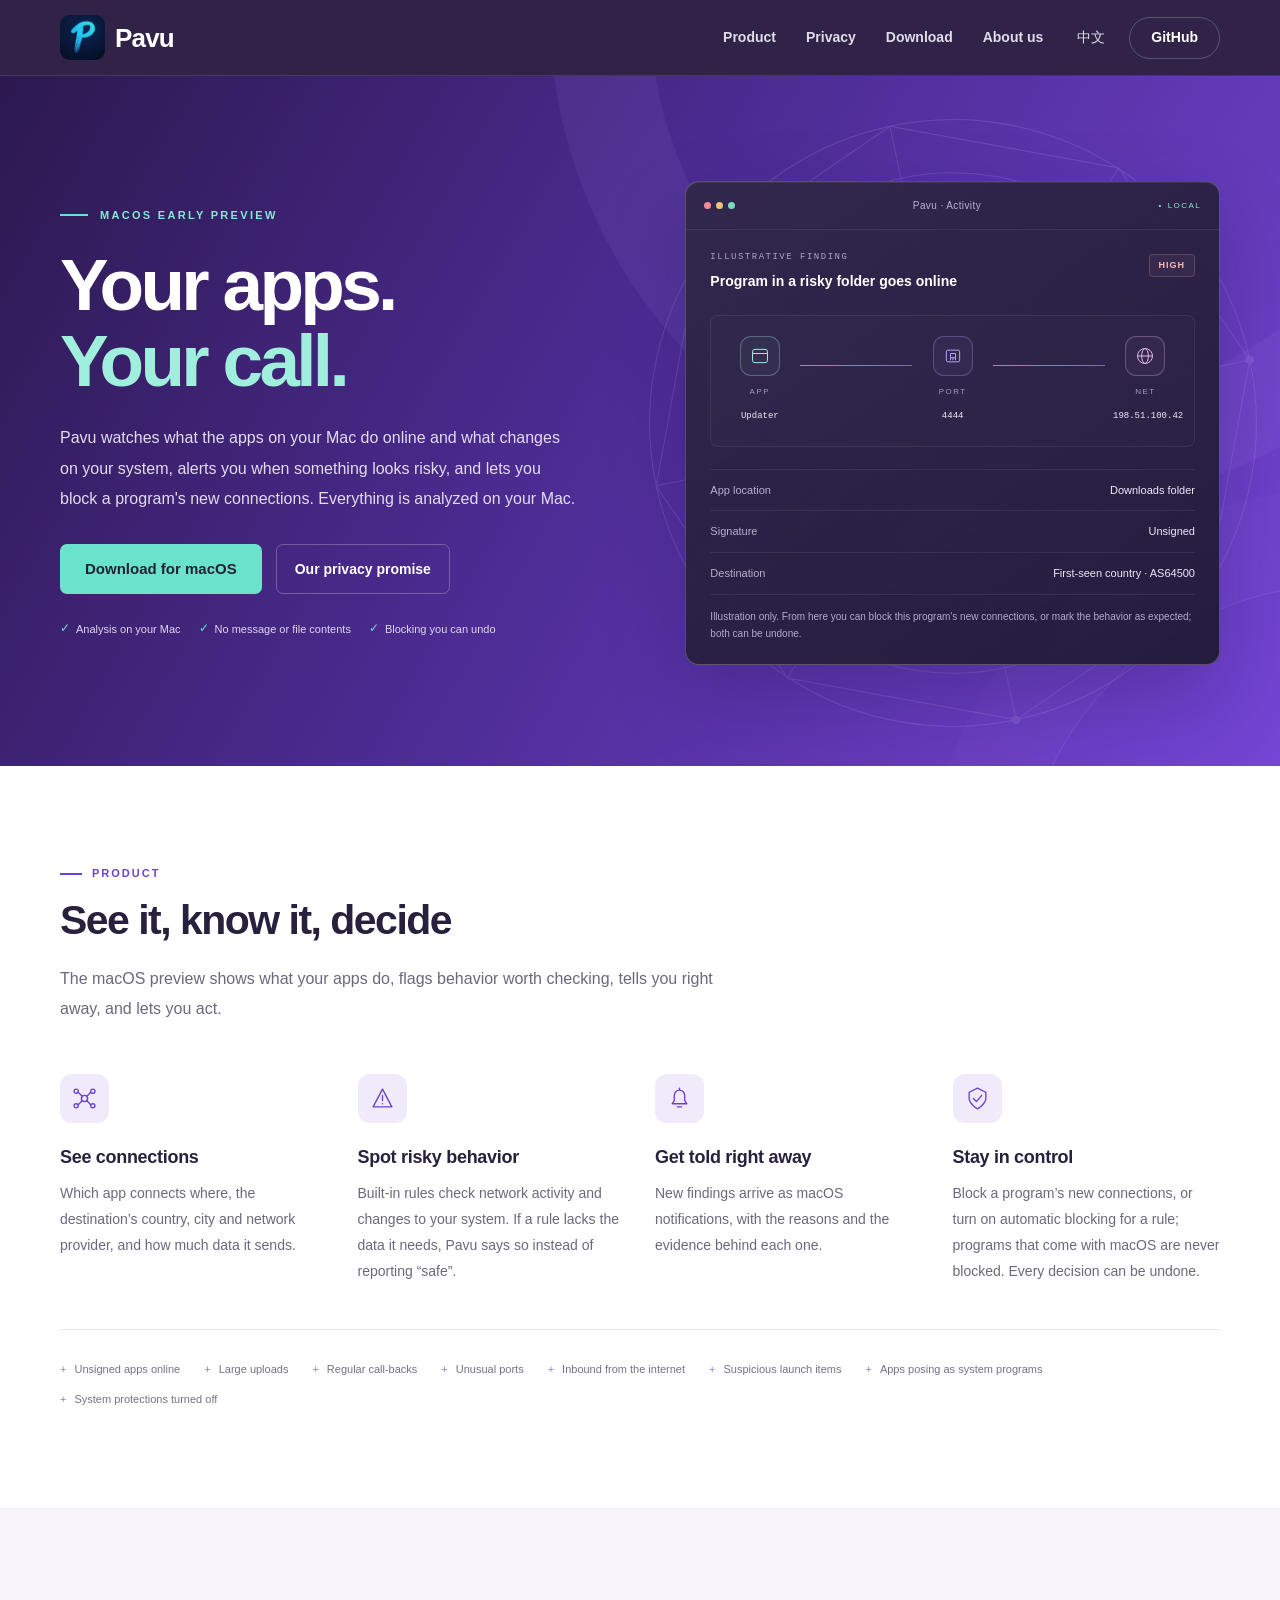
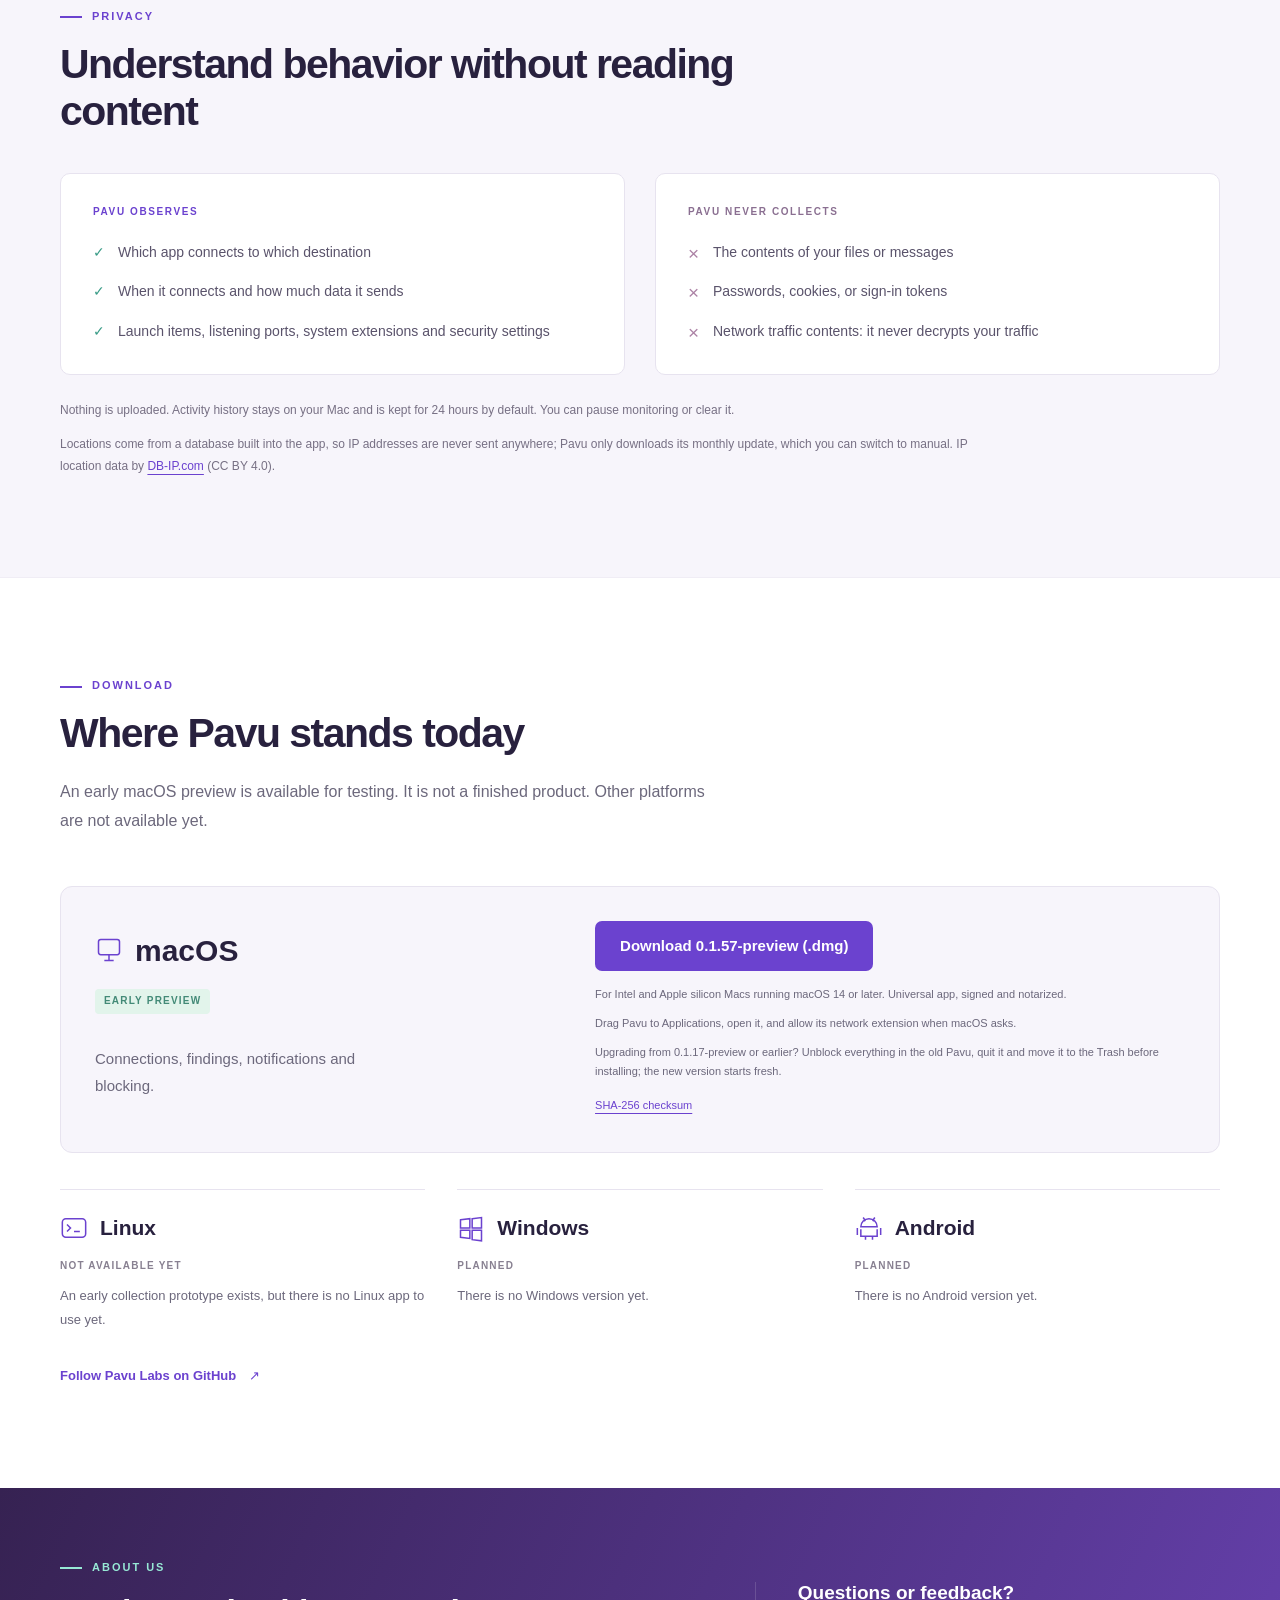
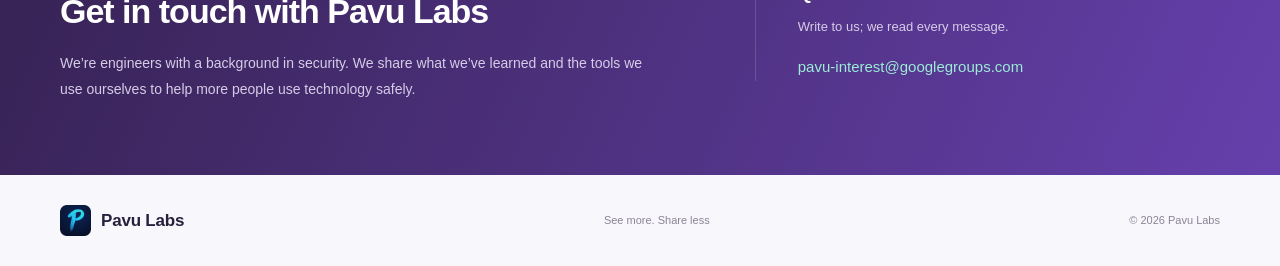
<file: index.html>
<!doctype html>
<html lang="en">
  <head>
    <meta charset="utf-8" />
    <meta name="viewport" content="width=device-width, initial-scale=1" />
    <meta name="theme-color" content="#302347" />
    <meta
      name="description"
      content="Pavu watches what the apps on your Mac do online, alerts you to risky behavior, and lets you block a program's new connections. Analysis stays on your Mac."
    />
    <title>Pavu — Local-first application security</title>
    <link rel="canonical" href="https://pavu.org/" />
    <link rel="describedby" type="text/plain" href="llms.txt" />
    <link rel="alternate" type="text/markdown" href="index.html.md" />
    <meta property="og:url" content="https://pavu.org/" />
    <link rel="icon" type="image/png" href="assets/pavu-brush-favicon.png" />
    <link rel="stylesheet" href="styles.css?v=20261101" />
    <script defer src="app.js?v=20261101.1"></script>
  </head>
  <body>
    <a class="skip-link" href="#main" data-en="Skip to content" data-zh="跳到正文">Skip to content</a>

    <header class="site-header">
      <a class="brand" href="#top" aria-label="Pavu home">
        <img src="assets/pavu-brush-icon.png" alt="" width="40" height="40" />
        <span>Pavu</span>
      </a>
      <nav id="primary-navigation" aria-label="Primary navigation">
        <a href="#product" data-en="Product" data-zh="产品">Product</a>
        <a href="#privacy" data-en="Privacy" data-zh="隐私">Privacy</a>
        <a href="#download" data-en="Download" data-zh="下载">Download</a>
        <a href="#about" data-en="About us" data-zh="关于我们">About us</a>
      </nav>
      <div class="header-actions">
        <button class="menu-button" type="button" aria-label="Open navigation" aria-controls="primary-navigation" aria-expanded="false"><span></span><span></span><span></span></button>
        <button class="language-button" type="button" aria-label="Switch language">中文</button>
        <a class="button button-small" href="https://github.com/pavulabs" rel="noreferrer">GitHub</a>
      </div>
    </header>

    <main id="main">
      <section class="hero" id="top">
        <div class="hero-copy">
          <div class="eyebrow">
            <span class="pulse" aria-hidden="true"></span>
            <span data-en="macOS early preview" data-zh="macOS 早期预览版">macOS early preview</span>
          </div>
          <h1><span data-en="Your apps." data-zh="你的应用，">Your apps.</span><span data-en="Your call." data-zh="你说了算。">Your call.</span></h1>
          <p class="hero-lede" data-en="Pavu watches what the apps on your Mac do online and what changes on your system, alerts you when something looks risky, and lets you block a program's new connections. Everything is analyzed on your Mac." data-zh="Pavu 监测 Mac 上各个应用的联网活动和系统变化，发现风险时提醒你，并可以阻断某个程序的新连接。所有分析都在你的 Mac 本机完成。">
            Pavu watches what the apps on your Mac do online and what changes on your system, alerts you when something looks risky, and lets you block a program's new connections. Everything is analyzed on your Mac.
          </p>
          <div class="hero-actions">
            <a class="button" href="#download" data-en="Download for macOS" data-zh="下载 macOS 版">Download for macOS</a>
            <a class="text-link" href="#privacy" data-en="Our privacy promise" data-zh="我们的隐私承诺">Our privacy promise</a>
          </div>
          <ul class="trust-list" aria-label="Product principles">
            <li data-en="Analysis on your Mac" data-zh="在 Mac 本机分析">Analysis on your Mac</li>
            <li data-en="No message or file contents" data-zh="不读取消息或文件正文">No message or file contents</li>
            <li data-en="Blocking you can undo" data-zh="阻断随时可撤销">Blocking you can undo</li>
          </ul>
        </div>

        <div class="hero-visual">
        <svg class="hero-network" viewBox="0 0 620 620" aria-hidden="true"><g fill="none" stroke="currentColor"><circle cx="310" cy="310" r="285"/><circle cx="310" cy="310" r="235"/><path d="M25 310H595M310 25V595M108 108L512 512M108 512L512 108"/><path d="M310 25 512 108 595 310 512 512 310 595 108 512 25 310 108 108Z"/></g><g fill="currentColor"><circle cx="108" cy="108" r="4"/><circle cx="595" cy="310" r="4"/><circle cx="310" cy="595" r="4"/></g></svg>
        <div class="signal-console" role="group" aria-label="Illustrative Pavu security finding">
          <div class="console-window-bar" aria-hidden="true"><span class="window-dots"><i></i><i></i><i></i></span><span>Pavu · Activity</span><span class="local-badge">LOCAL</span></div>
          <div class="console-topbar">
            <div>
              <span class="console-kicker" data-en="ILLUSTRATIVE FINDING" data-zh="风险发现示意">ILLUSTRATIVE FINDING</span>
              <strong data-en="Program in a risky folder goes online" data-zh="可疑目录中的程序联网">Program in a risky folder goes online</strong>
            </div>
            <span class="severity" data-en="HIGH" data-zh="高">HIGH</span>
          </div>

          <div class="flow-map" aria-hidden="true">
            <div class="flow-node app-node">
              <span class="node-icon"><svg viewBox="0 0 24 24" aria-hidden="true"><rect x="3" y="4" width="18" height="16" rx="3"/><path d="M3 9h18M7 6.5h.01M10 6.5h.01"/></svg></span>
              <div><small data-en="APP" data-zh="应用">APP</small><b>Updater</b></div>
            </div>
            <span class="flow-line"></span>
            <div class="flow-node file-node port-node">
              <span class="node-icon"><svg viewBox="0 0 24 24" aria-hidden="true"><rect x="4" y="5" width="16" height="14" rx="2"/><path d="M9 9h6v5H9zM9 14v3m3-3v3m3-3v3"/></svg></span>
              <div><small data-en="PORT" data-zh="端口">PORT</small><b>4444</b></div>
            </div>
            <span class="flow-line"></span>
            <div class="flow-node net-node">
              <span class="node-icon"><svg viewBox="0 0 24 24" aria-hidden="true"><circle cx="12" cy="12" r="9"/><ellipse cx="12" cy="12" rx="4" ry="9"/><path d="M3 12h18"/></svg></span>
              <div><small data-en="NET" data-zh="网络">NET</small><b>198.51.100.42</b></div>
            </div>
          </div>

          <div class="evidence-list">
            <div><span data-en="App location" data-zh="应用位置">App location</span><b data-en="Downloads folder" data-zh="下载目录">Downloads folder</b></div>
            <div><span data-en="Signature" data-zh="签名">Signature</span><b data-en="Unsigned" data-zh="未签名">Unsigned</b></div>
            <div><span data-en="Destination" data-zh="目的地">Destination</span><b data-en="First-seen country · AS64500" data-zh="首次出现的国家 · AS64500">First-seen country · AS64500</b></div>
          </div>

          <p class="console-note" data-en="Illustration only. From here you can block this program’s new connections, or mark the behavior as expected; both can be undone." data-zh="仅为示意。你可以在这里禁止该程序新建连接，或认可这是预期行为；两者都可以撤销。">Illustration only. From here you can block this program’s new connections, or mark the behavior as expected; both can be undone.</p>
        </div>
        </div>
      </section>

      <section class="section product-section" id="product">
        <div class="section-heading">
          <span class="section-index">01</span>
          <div>
            <p class="section-label" data-en="PRODUCT" data-zh="产品">PRODUCT</p>
            <h2 data-en="See it, know it, decide" data-zh="看得见，知道风险，自己决定">See it, know it, decide</h2>
            <p data-en="The macOS preview shows what your apps do, flags behavior worth checking, tells you right away, and lets you act." data-zh="macOS 预览版让你看清应用在做什么，提示值得核实的行为，第一时间提醒你，并让你直接处理。">
              The macOS preview shows what your apps do, flags behavior worth checking, tells you right away, and lets you act.
            </p>
          </div>
        </div>

        <div class="feature-grid">
          <article>
            <span class="feature-icon"><svg viewBox="0 0 24 24" aria-hidden="true"><circle cx="12" cy="12" r="3"/><circle cx="4" cy="5" r="2"/><circle cx="20" cy="5" r="2"/><circle cx="4" cy="19" r="2"/><circle cx="20" cy="19" r="2"/><path d="m6 6 4 4m4 4 4 4M6 18l4-4m4-4 4-4"/></svg></span>
            <h3 data-en="See connections" data-zh="查看联网活动">See connections</h3>
            <p data-en="Which app connects where, the destination’s country, city and network provider, and how much data it sends." data-zh="哪个应用连到哪里，目的地所在的国家、城市和网络运营商，以及发送了多少数据。">Which app connects where, the destination’s country, city and network provider, and how much data it sends.</p>
          </article>
          <article>
            <span class="feature-icon"><svg viewBox="0 0 24 24" aria-hidden="true"><path d="m12 3 9 17H3L12 3Z"/><path d="M12 9v5m0 3h.01"/></svg></span>
            <h3 data-en="Spot risky behavior" data-zh="发现可疑行为">Spot risky behavior</h3>
            <p data-en="Built-in rules check network activity and changes to your system. If a rule lacks the data it needs, Pavu says so instead of reporting “safe”." data-zh="内置规则检查联网活动和系统变化。规则缺少所需数据时，Pavu 会如实说明，而不是显示“安全”。">Built-in rules check network activity and changes to your system. If a rule lacks the data it needs, Pavu says so instead of reporting “safe”.</p>
          </article>
          <article>
            <span class="feature-icon"><svg viewBox="0 0 24 24" aria-hidden="true"><path d="M5 17h14l-2-3V9a5 5 0 0 0-10 0v5l-2 3Zm5 3h4M12 2v2"/></svg></span>
            <h3 data-en="Get told right away" data-zh="第一时间提醒">Get told right away</h3>
            <p data-en="New findings arrive as macOS notifications, with the reasons and the evidence behind each one." data-zh="新发现以 macOS 通知提醒你，并说明判断依据和证据。">New findings arrive as macOS notifications, with the reasons and the evidence behind each one.</p>
          </article>
          <article>
            <span class="feature-icon"><svg viewBox="0 0 24 24" aria-hidden="true"><path d="m12 2 8 4v6c0 5-8 10-8 10S4 17 4 12V6l8-4Z"/><path d="m8 12 3 3 5-6"/></svg></span>
            <h3 data-en="Stay in control" data-zh="由你决定下一步">Stay in control</h3>
            <p data-en="Block a program’s new connections, or turn on automatic blocking for a rule; programs that come with macOS are never blocked. Every decision can be undone." data-zh="禁止某个程序新建连接，或为某条规则开启自动阻断；macOS 自带的程序不会被阻断。所有决定都可以撤销。">Block a program’s new connections, or turn on automatic blocking for a rule; programs that come with macOS are never blocked. Every decision can be undone.</p>
          </article>
        </div>

        <div class="rule-strip" role="group" aria-label="Example detections">
          <span data-en="Unsigned apps online" data-zh="未签名程序联网">Unsigned apps online</span>
          <span data-en="Large uploads" data-zh="大量上传">Large uploads</span>
          <span data-en="Regular call-backs" data-zh="周期性回连">Regular call-backs</span>
          <span data-en="Unusual ports" data-zh="非常用端口">Unusual ports</span>
          <span data-en="Inbound from the internet" data-zh="公网入站连接">Inbound from the internet</span>
          <span data-en="Suspicious launch items" data-zh="可疑自启动项">Suspicious launch items</span>
          <span data-en="Apps posing as system programs" data-zh="冒充系统程序">Apps posing as system programs</span>
          <span data-en="System protections turned off" data-zh="系统防护被关闭">System protections turned off</span>
        </div>
      </section>

      <section class="privacy-section" id="privacy"><div class="section">
        <div class="section-heading compact">
          <span class="section-index">02</span>
          <div>
            <p class="section-label" data-en="PRIVACY" data-zh="隐私">PRIVACY</p>
            <h2 data-en="Understand behavior without reading content" data-zh="了解行为，不读取内容">Understand behavior without reading content</h2>
          </div>
        </div>

        <div class="boundary-grid">
          <article class="boundary-card collect">
            <p class="boundary-label" data-en="PAVU OBSERVES" data-zh="PAVU 观察">PAVU OBSERVES</p>
            <ul>
              <li data-en="Which app connects to which destination" data-zh="哪个应用连接到哪里">Which app connects to which destination</li>
              <li data-en="When it connects and how much data it sends" data-zh="何时联网、发送了多少数据">When it connects and how much data it sends</li>
              <li data-en="Launch items, listening ports, system extensions and security settings" data-zh="自启动项、监听端口、系统扩展和安全设置">Launch items, listening ports, system extensions and security settings</li>
            </ul>
          </article>
          <article class="boundary-card never">
            <p class="boundary-label" data-en="PAVU NEVER COLLECTS" data-zh="PAVU 不采集">PAVU NEVER COLLECTS</p>
            <ul>
              <li data-en="The contents of your files or messages" data-zh="文件或消息正文">The contents of your files or messages</li>
              <li data-en="Passwords, cookies, or sign-in tokens" data-zh="密码、Cookie 或登录令牌">Passwords, cookies, or sign-in tokens</li>
              <li data-en="Network traffic contents: it never decrypts your traffic" data-zh="网络通信正文：Pavu 不解密你的通信">Network traffic contents: it never decrypts your traffic</li>
            </ul>
          </article>
        </div>
        <p class="retention-note" data-en="Nothing is uploaded. Activity history stays on your Mac and is kept for 24 hours by default. You can pause monitoring or clear it." data-zh="不上传任何数据。活动记录留在你的 Mac 上，默认保留 24 小时。你可以暂停监控或清除记录。">
          Nothing is uploaded. Activity history stays on your Mac and is kept for 24 hours by default. You can pause monitoring or clear it.
        </p>
        <p class="retention-note"><span data-en="Locations come from a database built into the app, so IP addresses are never sent anywhere; Pavu only downloads its monthly update, which you can switch to manual. IP location data by" data-zh="位置信息来自应用内置的数据库，IP 地址不会发往任何地方；Pavu 只会下载它的每月更新，你也可以改为手动更新。IP 位置数据来自">Locations come from a database built into the app, so IP addresses are never sent anywhere; Pavu only downloads its monthly update, which you can switch to manual. IP location data by</span> <a class="text-link" href="https://db-ip.com" rel="noreferrer">DB-IP.com</a> (CC BY 4.0).</p>
      </div></section>

      <section class="section open-source-section" id="download">
        <div class="section-heading compact">
          <span class="section-index">03</span>
          <div>
            <p class="section-label" data-en="DOWNLOAD" data-zh="下载">DOWNLOAD</p>
            <h2 data-en="Where Pavu stands today" data-zh="Pavu 目前进展到哪一步">Where Pavu stands today</h2>
            <p data-en="An early macOS preview is available for testing. It is not a finished product. Other platforms are not available yet." data-zh="macOS 早期预览版已可下载试用，还不是正式产品。其他平台暂不可用。">
              An early macOS preview is available for testing. It is not a finished product. Other platforms are not available yet.
            </p>
          </div>
        </div>

        <div class="platform-grid" role="group" aria-label="Platform status">
          <article>
            <span class="platform-mark"><svg viewBox="0 0 24 24" aria-hidden="true"><rect x="3" y="3" width="18" height="13" rx="2"/><path d="M8 21h8m-4-5v5"/></svg>macOS</span>
            <strong data-en="Early preview" data-zh="早期预览版">Early preview</strong>
            <p data-en="Connections, findings, notifications and blocking." data-zh="联网活动、风险发现、通知和阻断。">Connections, findings, notifications and blocking.</p>
            <div class="platform-download">
              <a class="button button-small" href="downloads/Pavu-0.1.57-preview-universal.dmg" download data-en="Download 0.1.57-preview (.dmg)" data-zh="下载 0.1.57-preview（.dmg）">Download 0.1.57-preview (.dmg)</a>
              <p data-en="For Intel and Apple silicon Macs running macOS 14 or later. Universal app, signed and notarized." data-zh="同时支持 Intel 和 Apple 芯片的 Mac，需运行 macOS 14 或更高版本。通用安装包，已签名并通过 Apple 公证。">For Intel and Apple silicon Macs running macOS 14 or later. Universal app, signed and notarized.</p>
              <p data-en="Drag Pavu to Applications, open it, and allow its network extension when macOS asks." data-zh="将 Pavu 拖到“应用程序”文件夹后打开，并在 macOS 提示时允许它的网络扩展。">Drag Pavu to Applications, open it, and allow its network extension when macOS asks.</p>
              <p data-en="Upgrading from 0.1.17-preview or earlier? Unblock everything in the old Pavu, quit it and move it to the Trash before installing; the new version starts fresh." data-zh="从 0.1.17-preview 或更早版本升级：安装前先在旧版 Pavu 中解除所有阻断，退出后将其移到废纸篓；新版不会沿用旧版的数据和设置。">Upgrading from 0.1.17-preview or earlier? Unblock everything in the old Pavu, quit it and move it to the Trash before installing; the new version starts fresh.</p>
              <a class="text-link" href="downloads/Pavu-0.1.57-preview-universal.dmg.sha256" data-en="SHA-256 checksum" data-zh="SHA-256 校验值">SHA-256 checksum</a>
            </div>
          </article>
          <article>
            <span class="platform-mark"><svg viewBox="0 0 24 24" aria-hidden="true"><rect x="2" y="4" width="20" height="16" rx="3"/><path d="m6 9 3 3-3 3m6 0h5"/></svg>Linux</span>
            <strong data-en="Not available yet" data-zh="暂不可用">Not available yet</strong>
            <p data-en="An early collection prototype exists, but there is no Linux app to use yet." data-zh="已有早期采集原型，但还没有可使用的 Linux 应用。">An early collection prototype exists, but there is no Linux app to use yet.</p>
          </article>
          <article>
            <span class="platform-mark"><svg viewBox="0 0 24 24" aria-hidden="true"><path d="m3 5 8-1v8H3V5Zm10-1 8-1v9h-8V4ZM3 14h8v7l-8-1v-6Zm10 0h8v9l-8-1v-8Z"/></svg>Windows</span>
            <strong data-en="Planned" data-zh="规划中">Planned</strong>
            <p data-en="There is no Windows version yet." data-zh="目前没有 Windows 版本。">There is no Windows version yet.</p>
          </article>
          <article>
            <span class="platform-mark"><svg viewBox="0 0 24 24" aria-hidden="true"><path d="m7 3 2 3m8-3-2 3M5 11a7 7 0 0 1 14 0H5Zm0 2v6h14v-6M9 19v3m6-3v3M2 12v6m20-6v6M9 9h.01M15 9h.01"/></svg>Android</span>
            <strong data-en="Planned" data-zh="规划中">Planned</strong>
            <p data-en="There is no Android version yet." data-zh="目前没有 Android 版本。">There is no Android version yet.</p>
          </article>
        </div>

        <a class="open-source-link" href="https://github.com/pavulabs" rel="noreferrer">
          <span data-en="Follow Pavu Labs on GitHub" data-zh="在 GitHub 关注 Pavu Labs">Follow Pavu Labs on GitHub</span>
          <span aria-hidden="true">↗</span>
        </a>
      </section>

      <section class="about-section" id="about" aria-labelledby="about-heading">
        <div class="section-heading compact">
          <span class="section-index">04</span>
          <div>
            <p class="section-label" data-en="ABOUT US" data-zh="关于我们">ABOUT US</p>
            <h2 id="about-heading" data-en="Get in touch with Pavu Labs" data-zh="联系 Pavu Labs">Get in touch with Pavu Labs</h2>
            <p data-en="We’re engineers with a background in security. We share what we’ve learned and the tools we use ourselves to help more people use technology safely." data-zh="我们是一群有安全背景的工程师。我们分享实践中积累的安全知识，也开放自己日常使用的工具，希望帮助更多人更安全地使用技术。">We’re engineers with a background in security. We share what we’ve learned and the tools we use ourselves to help more people use technology safely.</p>
          </div>
        </div>
        <div class="contact-card">
          <h3 data-en="Questions or feedback?" data-zh="有问题或建议？">Questions or feedback?</h3>
          <p data-en="Write to us; we read every message." data-zh="欢迎来信，每封邮件我们都会看。">Write to us; we read every message.</p>
          <a class="contact-address" href="mailto:pavu-interest@googlegroups.com">pavu-interest@googlegroups.com</a>
        </div>
      </section>
    </main>

    <footer>
      <div class="brand footer-brand">
        <img src="assets/pavu-brush-icon.png" alt="" width="34" height="34" />
        <span>Pavu Labs</span>
      </div>
      <p data-en="See more. Share less" data-zh="看得更多，分享更少">See more. Share less</p>
      <p>© <span id="year"></span> Pavu Labs</p>
    </footer>
  </body>
</html>
</file>
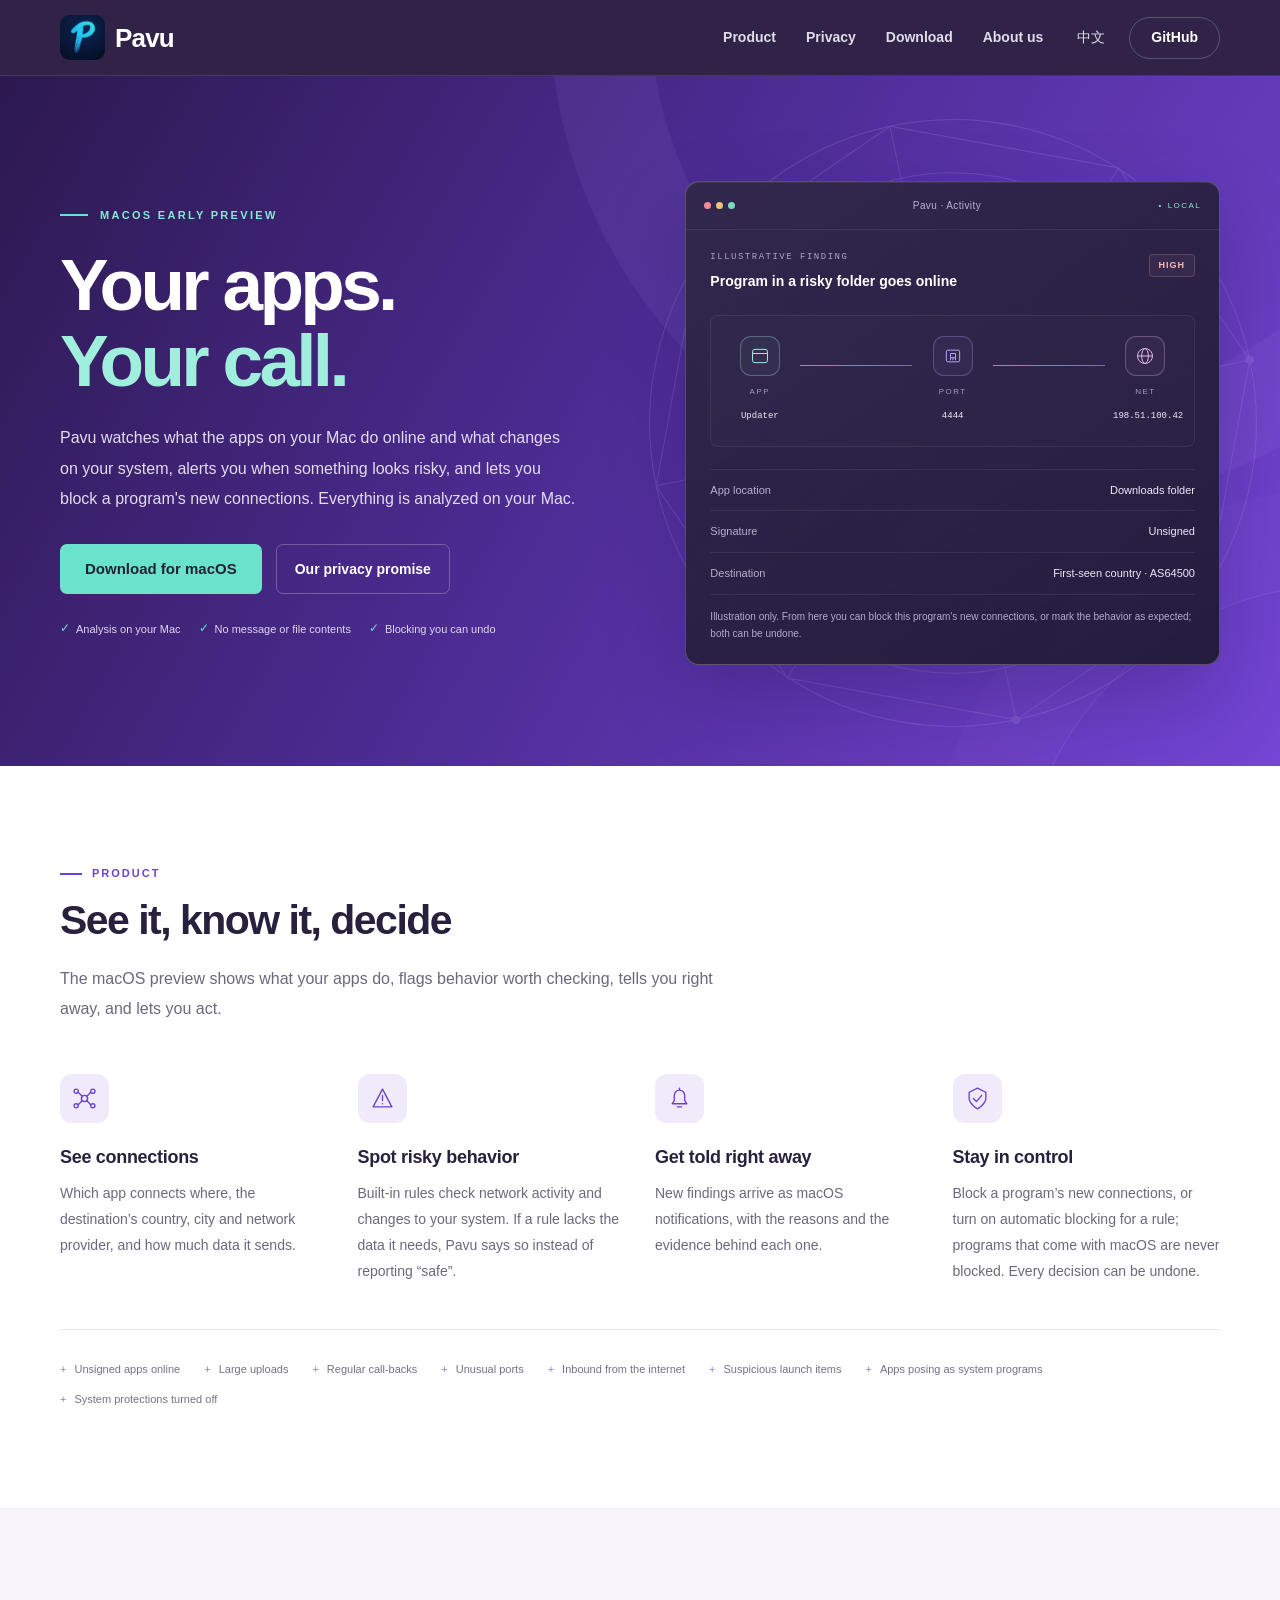
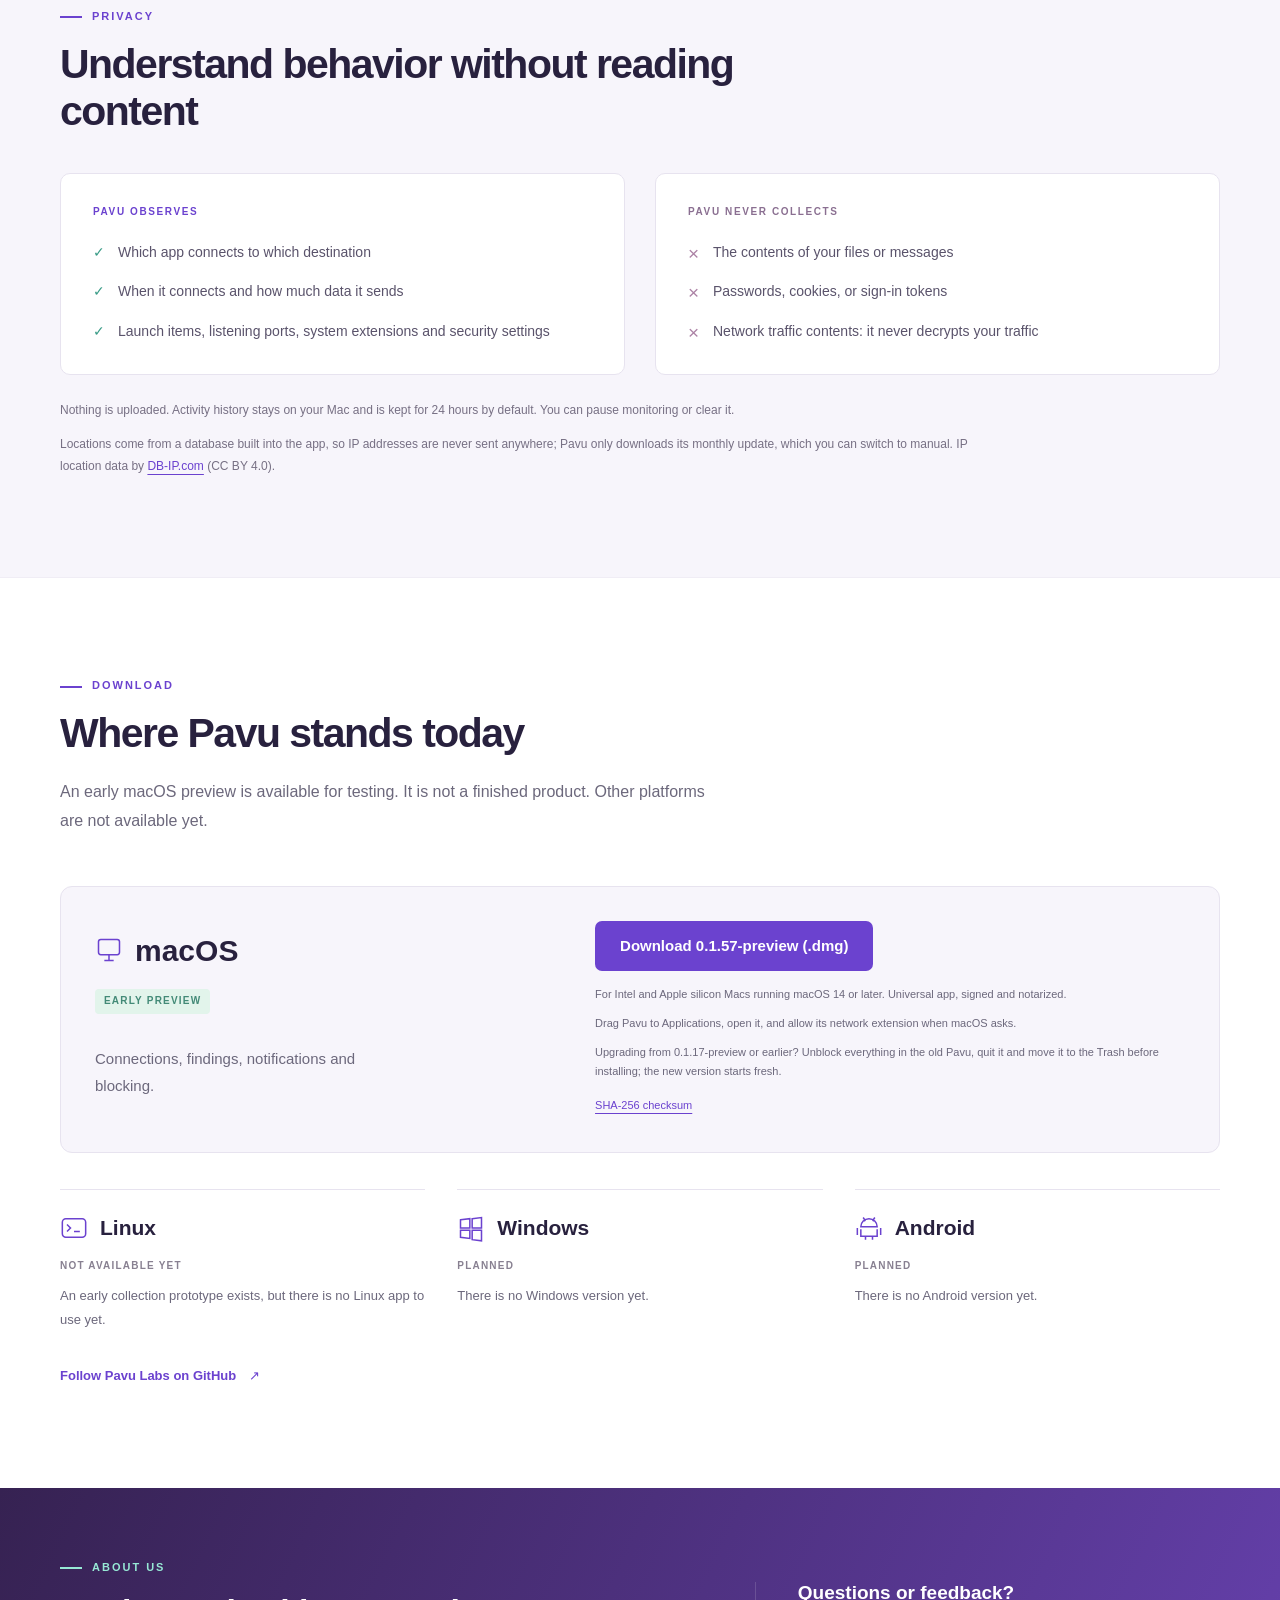
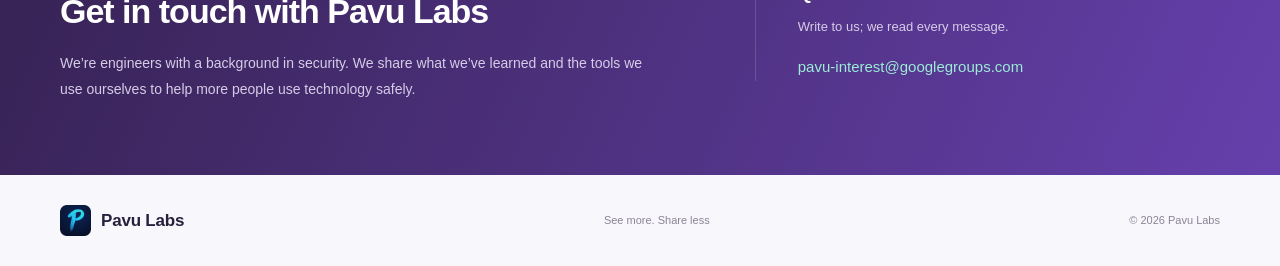
<file: beta/index.html>
<!doctype html>
<html lang="en">
  <head>
    <meta charset="utf-8" />
    <meta name="viewport" content="width=device-width, initial-scale=1" />
    <meta name="theme-color" content="#302347" />
    <meta name="robots" content="noindex" />
    <meta
      name="description"
      content="Pavu watches what the apps on your Mac do online, alerts you to risky behavior, and lets you block a program's new connections. Analysis stays on your Mac."
    />
    <title>Pavu — Local-first application security</title>
    <link rel="canonical" href="https://pavu.org/" />
    <meta property="og:url" content="https://pavu.org/" />
    <link rel="icon" type="image/png" href="../assets/pavu-brush-favicon.png" />
    <link rel="stylesheet" href="styles.css?v=20261101" />
    <script defer src="app.js?v=20261101.1"></script>
  </head>
  <body>
    <a class="skip-link" href="#main" data-en="Skip to content" data-zh="跳到正文">Skip to content</a>

    <header class="site-header">
      <a class="brand" href="#top" aria-label="Pavu home">
        <img src="../assets/pavu-brush-icon.png" alt="" width="40" height="40" />
        <span>Pavu</span>
      </a>
      <nav id="primary-navigation" aria-label="Primary navigation">
        <a href="#product" data-en="Product" data-zh="产品">Product</a>
        <a href="#privacy" data-en="Privacy" data-zh="隐私">Privacy</a>
        <a href="#download" data-en="Download" data-zh="下载">Download</a>
        <a href="#about" data-en="About us" data-zh="关于我们">About us</a>
      </nav>
      <div class="header-actions">
        <button class="menu-button" type="button" aria-label="Open navigation" aria-controls="primary-navigation" aria-expanded="false"><span></span><span></span><span></span></button>
        <button class="language-button" type="button" aria-label="Switch language">中文</button>
        <a class="button button-small" href="https://github.com/pavulabs" rel="noreferrer">GitHub</a>
      </div>
    </header>

    <main id="main">
      <section class="hero" id="top">
        <div class="hero-copy">
          <div class="eyebrow">
            <span class="pulse" aria-hidden="true"></span>
            <span data-en="macOS early preview" data-zh="macOS 早期预览版">macOS early preview</span>
          </div>
          <h1><span data-en="Your apps." data-zh="你的应用，">Your apps.</span><span data-en="Your call." data-zh="你说了算。">Your call.</span></h1>
          <p class="hero-lede" data-en="Pavu watches what the apps on your Mac do online and what changes on your system, alerts you when something looks risky, and lets you block a program's new connections. Everything is analyzed on your Mac." data-zh="Pavu 监测 Mac 上各个应用的联网活动和系统变化，发现风险时提醒你，并可以阻断某个程序的新连接。所有分析都在你的 Mac 本机完成。">
            Pavu watches what the apps on your Mac do online and what changes on your system, alerts you when something looks risky, and lets you block a program's new connections. Everything is analyzed on your Mac.
          </p>
          <div class="hero-actions">
            <a class="button" href="#download" data-en="Download for macOS" data-zh="下载 macOS 版">Download for macOS</a>
            <a class="text-link" href="#privacy" data-en="Our privacy promise" data-zh="我们的隐私承诺">Our privacy promise</a>
          </div>
          <ul class="trust-list" aria-label="Product principles">
            <li data-en="Analysis on your Mac" data-zh="在 Mac 本机分析">Analysis on your Mac</li>
            <li data-en="No message or file contents" data-zh="不读取消息或文件正文">No message or file contents</li>
            <li data-en="Blocking you can undo" data-zh="阻断随时可撤销">Blocking you can undo</li>
          </ul>
        </div>

        <div class="hero-visual">
        <svg class="hero-network" viewBox="0 0 620 620" aria-hidden="true"><g fill="none" stroke="currentColor"><circle cx="310" cy="310" r="285"/><circle cx="310" cy="310" r="235"/><path d="M25 310H595M310 25V595M108 108L512 512M108 512L512 108"/><path d="M310 25 512 108 595 310 512 512 310 595 108 512 25 310 108 108Z"/></g><g fill="currentColor"><circle cx="108" cy="108" r="4"/><circle cx="595" cy="310" r="4"/><circle cx="310" cy="595" r="4"/></g></svg>
        <div class="signal-console" role="group" aria-label="Illustrative Pavu security finding">
          <div class="console-window-bar" aria-hidden="true"><span class="window-dots"><i></i><i></i><i></i></span><span>Pavu · Activity</span><span class="local-badge">LOCAL</span></div>
          <div class="console-topbar">
            <div>
              <span class="console-kicker" data-en="ILLUSTRATIVE FINDING" data-zh="风险发现示意">ILLUSTRATIVE FINDING</span>
              <strong data-en="Program in a risky folder goes online" data-zh="可疑目录中的程序联网">Program in a risky folder goes online</strong>
            </div>
            <span class="severity" data-en="HIGH" data-zh="高">HIGH</span>
          </div>

          <div class="flow-map" aria-hidden="true">
            <div class="flow-node app-node">
              <span class="node-icon"><svg viewBox="0 0 24 24" aria-hidden="true"><rect x="3" y="4" width="18" height="16" rx="3"/><path d="M3 9h18M7 6.5h.01M10 6.5h.01"/></svg></span>
              <div><small data-en="APP" data-zh="应用">APP</small><b>Updater</b></div>
            </div>
            <span class="flow-line"></span>
            <div class="flow-node file-node port-node">
              <span class="node-icon"><svg viewBox="0 0 24 24" aria-hidden="true"><rect x="4" y="5" width="16" height="14" rx="2"/><path d="M9 9h6v5H9zM9 14v3m3-3v3m3-3v3"/></svg></span>
              <div><small data-en="PORT" data-zh="端口">PORT</small><b>4444</b></div>
            </div>
            <span class="flow-line"></span>
            <div class="flow-node net-node">
              <span class="node-icon"><svg viewBox="0 0 24 24" aria-hidden="true"><circle cx="12" cy="12" r="9"/><ellipse cx="12" cy="12" rx="4" ry="9"/><path d="M3 12h18"/></svg></span>
              <div><small data-en="NET" data-zh="网络">NET</small><b>198.51.100.42</b></div>
            </div>
          </div>

          <div class="evidence-list">
            <div><span data-en="App location" data-zh="应用位置">App location</span><b data-en="Downloads folder" data-zh="下载目录">Downloads folder</b></div>
            <div><span data-en="Signature" data-zh="签名">Signature</span><b data-en="Unsigned" data-zh="未签名">Unsigned</b></div>
            <div><span data-en="Destination" data-zh="目的地">Destination</span><b data-en="First-seen country · AS64500" data-zh="首次出现的国家 · AS64500">First-seen country · AS64500</b></div>
          </div>

          <p class="console-note" data-en="Illustration only. From here you can block this program’s new connections, or mark the behavior as expected; both can be undone." data-zh="仅为示意。你可以在这里禁止该程序新建连接，或认可这是预期行为；两者都可以撤销。">Illustration only. From here you can block this program’s new connections, or mark the behavior as expected; both can be undone.</p>
        </div>
        </div>
      </section>

      <section class="section product-section" id="product">
        <div class="section-heading">
          <span class="section-index">01</span>
          <div>
            <p class="section-label" data-en="PRODUCT" data-zh="产品">PRODUCT</p>
            <h2 data-en="See it, know it, decide" data-zh="看得见，知道风险，自己决定">See it, know it, decide</h2>
            <p data-en="The macOS preview shows what your apps do, flags behavior worth checking, tells you right away, and lets you act." data-zh="macOS 预览版让你看清应用在做什么，提示值得核实的行为，第一时间提醒你，并让你直接处理。">
              The macOS preview shows what your apps do, flags behavior worth checking, tells you right away, and lets you act.
            </p>
          </div>
        </div>

        <div class="feature-grid">
          <article>
            <span class="feature-icon"><svg viewBox="0 0 24 24" aria-hidden="true"><circle cx="12" cy="12" r="3"/><circle cx="4" cy="5" r="2"/><circle cx="20" cy="5" r="2"/><circle cx="4" cy="19" r="2"/><circle cx="20" cy="19" r="2"/><path d="m6 6 4 4m4 4 4 4M6 18l4-4m4-4 4-4"/></svg></span>
            <h3 data-en="See connections" data-zh="查看联网活动">See connections</h3>
            <p data-en="Which app connects where, the destination’s country, city and network provider, and how much data it sends." data-zh="哪个应用连到哪里，目的地所在的国家、城市和网络运营商，以及发送了多少数据。">Which app connects where, the destination’s country, city and network provider, and how much data it sends.</p>
          </article>
          <article>
            <span class="feature-icon"><svg viewBox="0 0 24 24" aria-hidden="true"><path d="m12 3 9 17H3L12 3Z"/><path d="M12 9v5m0 3h.01"/></svg></span>
            <h3 data-en="Spot risky behavior" data-zh="发现可疑行为">Spot risky behavior</h3>
            <p data-en="Built-in rules check network activity and changes to your system. If a rule lacks the data it needs, Pavu says so instead of reporting “safe”." data-zh="内置规则检查联网活动和系统变化。规则缺少所需数据时，Pavu 会如实说明，而不是显示“安全”。">Built-in rules check network activity and changes to your system. If a rule lacks the data it needs, Pavu says so instead of reporting “safe”.</p>
          </article>
          <article>
            <span class="feature-icon"><svg viewBox="0 0 24 24" aria-hidden="true"><path d="M5 17h14l-2-3V9a5 5 0 0 0-10 0v5l-2 3Zm5 3h4M12 2v2"/></svg></span>
            <h3 data-en="Get told right away" data-zh="第一时间提醒">Get told right away</h3>
            <p data-en="New findings arrive as macOS notifications, with the reasons and the evidence behind each one." data-zh="新发现以 macOS 通知提醒你，并说明判断依据和证据。">New findings arrive as macOS notifications, with the reasons and the evidence behind each one.</p>
          </article>
          <article>
            <span class="feature-icon"><svg viewBox="0 0 24 24" aria-hidden="true"><path d="m12 2 8 4v6c0 5-8 10-8 10S4 17 4 12V6l8-4Z"/><path d="m8 12 3 3 5-6"/></svg></span>
            <h3 data-en="Stay in control" data-zh="由你决定下一步">Stay in control</h3>
            <p data-en="Block a program’s new connections, or turn on automatic blocking for a rule; programs that come with macOS are never blocked. Every decision can be undone." data-zh="禁止某个程序新建连接，或为某条规则开启自动阻断；macOS 自带的程序不会被阻断。所有决定都可以撤销。">Block a program’s new connections, or turn on automatic blocking for a rule; programs that come with macOS are never blocked. Every decision can be undone.</p>
          </article>
        </div>

        <div class="rule-strip" role="group" aria-label="Example detections">
          <span data-en="Unsigned apps online" data-zh="未签名程序联网">Unsigned apps online</span>
          <span data-en="Large uploads" data-zh="大量上传">Large uploads</span>
          <span data-en="Regular call-backs" data-zh="周期性回连">Regular call-backs</span>
          <span data-en="Unusual ports" data-zh="非常用端口">Unusual ports</span>
          <span data-en="Inbound from the internet" data-zh="公网入站连接">Inbound from the internet</span>
          <span data-en="Suspicious launch items" data-zh="可疑自启动项">Suspicious launch items</span>
          <span data-en="Apps posing as system programs" data-zh="冒充系统程序">Apps posing as system programs</span>
          <span data-en="System protections turned off" data-zh="系统防护被关闭">System protections turned off</span>
        </div>
      </section>

      <section class="privacy-section" id="privacy"><div class="section">
        <div class="section-heading compact">
          <span class="section-index">02</span>
          <div>
            <p class="section-label" data-en="PRIVACY" data-zh="隐私">PRIVACY</p>
            <h2 data-en="Understand behavior without reading content" data-zh="了解行为，不读取内容">Understand behavior without reading content</h2>
          </div>
        </div>

        <div class="boundary-grid">
          <article class="boundary-card collect">
            <p class="boundary-label" data-en="PAVU OBSERVES" data-zh="PAVU 观察">PAVU OBSERVES</p>
            <ul>
              <li data-en="Which app connects to which destination" data-zh="哪个应用连接到哪里">Which app connects to which destination</li>
              <li data-en="When it connects and how much data it sends" data-zh="何时联网、发送了多少数据">When it connects and how much data it sends</li>
              <li data-en="Launch items, listening ports, system extensions and security settings" data-zh="自启动项、监听端口、系统扩展和安全设置">Launch items, listening ports, system extensions and security settings</li>
            </ul>
          </article>
          <article class="boundary-card never">
            <p class="boundary-label" data-en="PAVU NEVER COLLECTS" data-zh="PAVU 不采集">PAVU NEVER COLLECTS</p>
            <ul>
              <li data-en="The contents of your files or messages" data-zh="文件或消息正文">The contents of your files or messages</li>
              <li data-en="Passwords, cookies, or sign-in tokens" data-zh="密码、Cookie 或登录令牌">Passwords, cookies, or sign-in tokens</li>
              <li data-en="Network traffic contents: it never decrypts your traffic" data-zh="网络通信正文：Pavu 不解密你的通信">Network traffic contents: it never decrypts your traffic</li>
            </ul>
          </article>
        </div>
        <p class="retention-note" data-en="Nothing is uploaded. Activity history stays on your Mac and is kept for 24 hours by default. You can pause monitoring or clear it." data-zh="不上传任何数据。活动记录留在你的 Mac 上，默认保留 24 小时。你可以暂停监控或清除记录。">
          Nothing is uploaded. Activity history stays on your Mac and is kept for 24 hours by default. You can pause monitoring or clear it.
        </p>
        <p class="retention-note"><span data-en="Locations come from a database built into the app, so IP addresses are never sent anywhere; Pavu only downloads its monthly update, which you can switch to manual. IP location data by" data-zh="位置信息来自应用内置的数据库，IP 地址不会发往任何地方；Pavu 只会下载它的每月更新，你也可以改为手动更新。IP 位置数据来自">Locations come from a database built into the app, so IP addresses are never sent anywhere; Pavu only downloads its monthly update, which you can switch to manual. IP location data by</span> <a class="text-link" href="https://db-ip.com" rel="noreferrer">DB-IP.com</a> (CC BY 4.0).</p>
      </div></section>

      <section class="section open-source-section" id="download">
        <div class="section-heading compact">
          <span class="section-index">03</span>
          <div>
            <p class="section-label" data-en="DOWNLOAD" data-zh="下载">DOWNLOAD</p>
            <h2 data-en="Where Pavu stands today" data-zh="Pavu 目前进展到哪一步">Where Pavu stands today</h2>
            <p data-en="An early macOS preview is available for testing. It is not a finished product. Other platforms are not available yet." data-zh="macOS 早期预览版已可下载试用，还不是正式产品。其他平台暂不可用。">
              An early macOS preview is available for testing. It is not a finished product. Other platforms are not available yet.
            </p>
          </div>
        </div>

        <div class="platform-grid" role="group" aria-label="Platform status">
          <article>
            <span class="platform-mark"><svg viewBox="0 0 24 24" aria-hidden="true"><rect x="3" y="3" width="18" height="13" rx="2"/><path d="M8 21h8m-4-5v5"/></svg>macOS</span>
            <strong data-en="Early preview" data-zh="早期预览版">Early preview</strong>
            <p data-en="Connections, findings, notifications and blocking." data-zh="联网活动、风险发现、通知和阻断。">Connections, findings, notifications and blocking.</p>
            <div class="platform-download">
              <a class="button button-small" href="../downloads/Pavu-0.1.57-preview-universal.dmg" download data-en="Download 0.1.57-preview (.dmg)" data-zh="下载 0.1.57-preview（.dmg）">Download 0.1.57-preview (.dmg)</a>
              <p data-en="For Intel and Apple silicon Macs running macOS 14 or later. Universal app, signed and notarized." data-zh="同时支持 Intel 和 Apple 芯片的 Mac，需运行 macOS 14 或更高版本。通用安装包，已签名并通过 Apple 公证。">For Intel and Apple silicon Macs running macOS 14 or later. Universal app, signed and notarized.</p>
              <p data-en="Drag Pavu to Applications, open it, and allow its network extension when macOS asks." data-zh="将 Pavu 拖到“应用程序”文件夹后打开，并在 macOS 提示时允许它的网络扩展。">Drag Pavu to Applications, open it, and allow its network extension when macOS asks.</p>
              <p data-en="Upgrading from 0.1.17-preview or earlier? Unblock everything in the old Pavu, quit it and move it to the Trash before installing; the new version starts fresh." data-zh="从 0.1.17-preview 或更早版本升级：安装前先在旧版 Pavu 中解除所有阻断，退出后将其移到废纸篓；新版不会沿用旧版的数据和设置。">Upgrading from 0.1.17-preview or earlier? Unblock everything in the old Pavu, quit it and move it to the Trash before installing; the new version starts fresh.</p>
              <a class="text-link" href="../downloads/Pavu-0.1.57-preview-universal.dmg.sha256" data-en="SHA-256 checksum" data-zh="SHA-256 校验值">SHA-256 checksum</a>
            </div>
          </article>
          <article>
            <span class="platform-mark"><svg viewBox="0 0 24 24" aria-hidden="true"><rect x="2" y="4" width="20" height="16" rx="3"/><path d="m6 9 3 3-3 3m6 0h5"/></svg>Linux</span>
            <strong data-en="Not available yet" data-zh="暂不可用">Not available yet</strong>
            <p data-en="An early collection prototype exists, but there is no Linux app to use yet." data-zh="已有早期采集原型，但还没有可使用的 Linux 应用。">An early collection prototype exists, but there is no Linux app to use yet.</p>
          </article>
          <article>
            <span class="platform-mark"><svg viewBox="0 0 24 24" aria-hidden="true"><path d="m3 5 8-1v8H3V5Zm10-1 8-1v9h-8V4ZM3 14h8v7l-8-1v-6Zm10 0h8v9l-8-1v-8Z"/></svg>Windows</span>
            <strong data-en="Planned" data-zh="规划中">Planned</strong>
            <p data-en="There is no Windows version yet." data-zh="目前没有 Windows 版本。">There is no Windows version yet.</p>
          </article>
          <article>
            <span class="platform-mark"><svg viewBox="0 0 24 24" aria-hidden="true"><path d="m7 3 2 3m8-3-2 3M5 11a7 7 0 0 1 14 0H5Zm0 2v6h14v-6M9 19v3m6-3v3M2 12v6m20-6v6M9 9h.01M15 9h.01"/></svg>Android</span>
            <strong data-en="Planned" data-zh="规划中">Planned</strong>
            <p data-en="There is no Android version yet." data-zh="目前没有 Android 版本。">There is no Android version yet.</p>
          </article>
        </div>

        <a class="open-source-link" href="https://github.com/pavulabs" rel="noreferrer">
          <span data-en="Follow Pavu Labs on GitHub" data-zh="在 GitHub 关注 Pavu Labs">Follow Pavu Labs on GitHub</span>
          <span aria-hidden="true">↗</span>
        </a>
      </section>

      <section class="about-section" id="about" aria-labelledby="about-heading">
        <div class="section-heading compact">
          <span class="section-index">04</span>
          <div>
            <p class="section-label" data-en="ABOUT US" data-zh="关于我们">ABOUT US</p>
            <h2 id="about-heading" data-en="Get in touch with Pavu Labs" data-zh="联系 Pavu Labs">Get in touch with Pavu Labs</h2>
            <p data-en="We’re engineers with a background in security. We share what we’ve learned and the tools we use ourselves to help more people use technology safely." data-zh="我们是一群有安全背景的工程师。我们分享实践中积累的安全知识，也开放自己日常使用的工具，希望帮助更多人更安全地使用技术。">We’re engineers with a background in security. We share what we’ve learned and the tools we use ourselves to help more people use technology safely.</p>
          </div>
        </div>
        <div class="contact-card">
          <h3 data-en="Questions or feedback?" data-zh="有问题或建议？">Questions or feedback?</h3>
          <p data-en="Write to us; we read every message." data-zh="欢迎来信，每封邮件我们都会看。">Write to us; we read every message.</p>
          <a class="contact-address" href="mailto:pavu-interest@googlegroups.com">pavu-interest@googlegroups.com</a>
        </div>
      </section>
    </main>

    <footer>
      <div class="brand footer-brand">
        <img src="../assets/pavu-brush-icon.png" alt="" width="34" height="34" />
        <span>Pavu Labs</span>
      </div>
      <p data-en="See more. Share less" data-zh="看得更多，分享更少">See more. Share less</p>
      <p>© <span id="year"></span> Pavu Labs</p>
    </footer>
  </body>
</html>
</file>
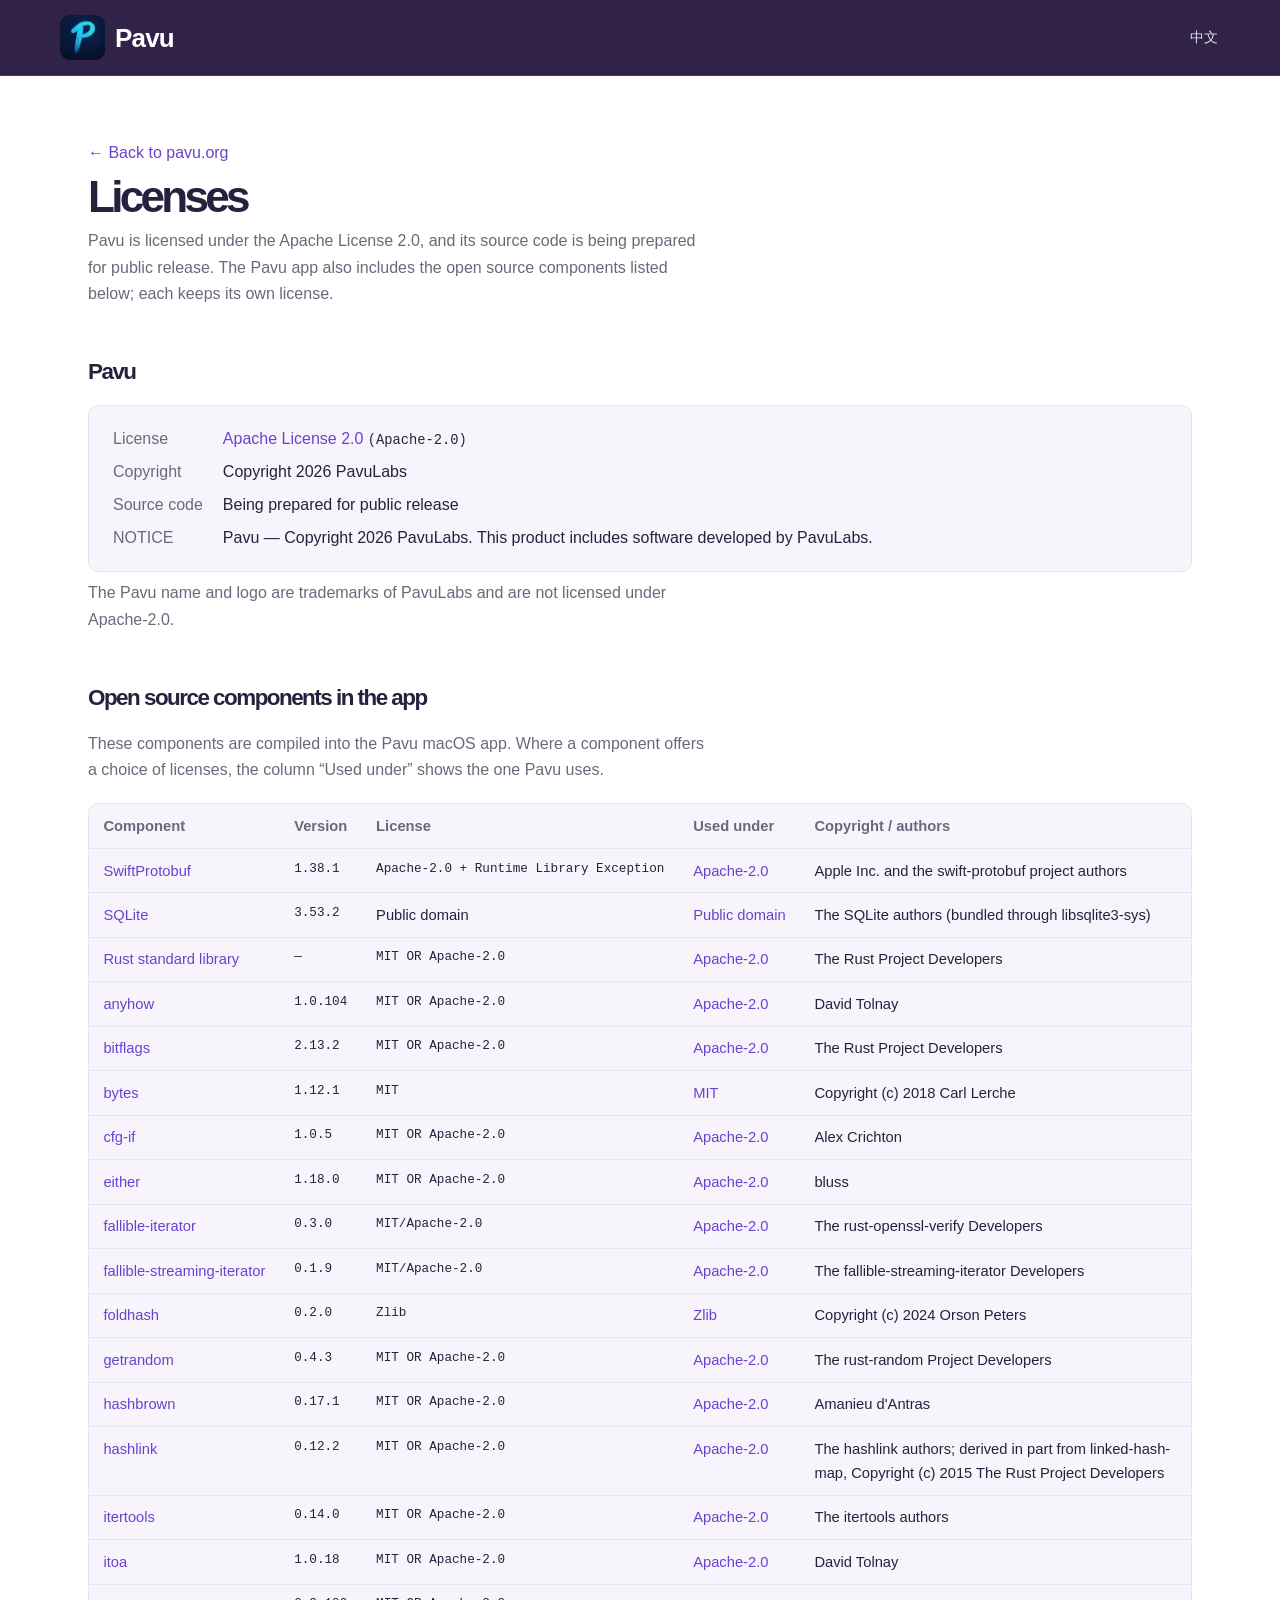
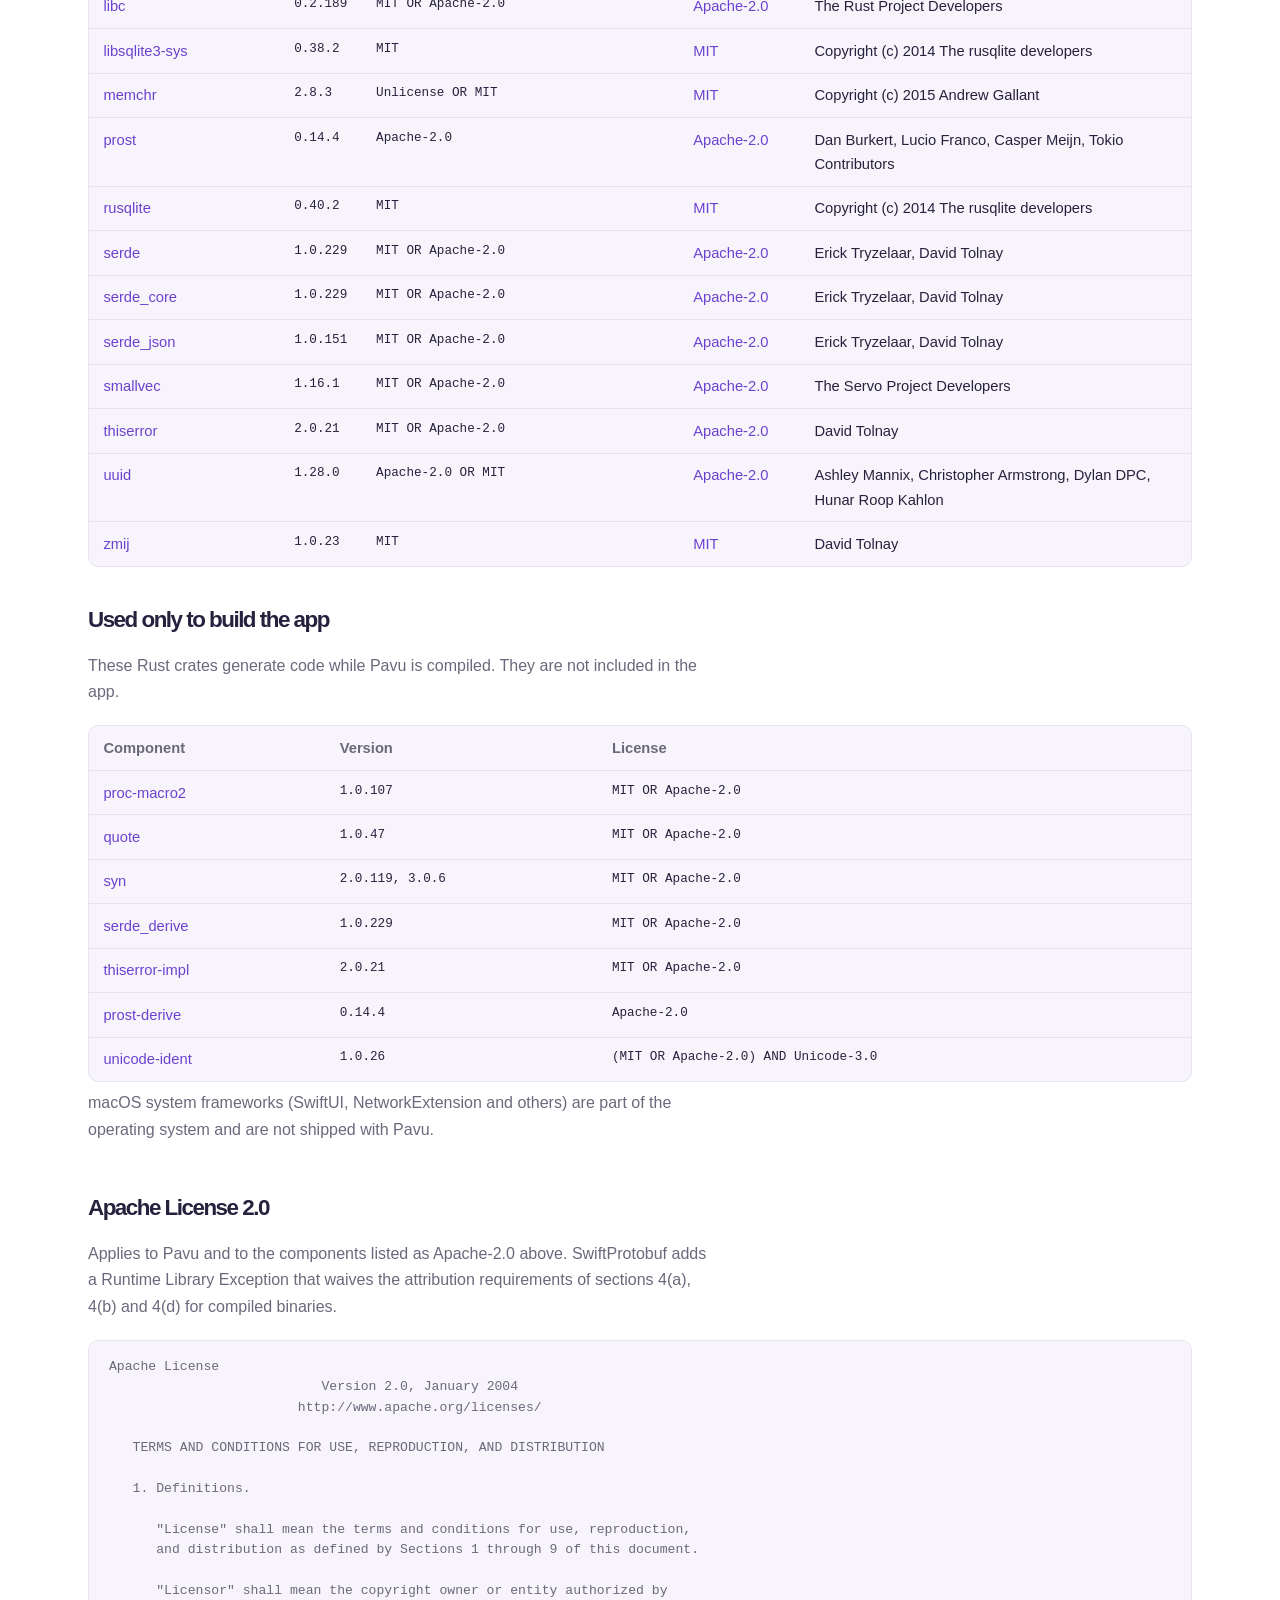
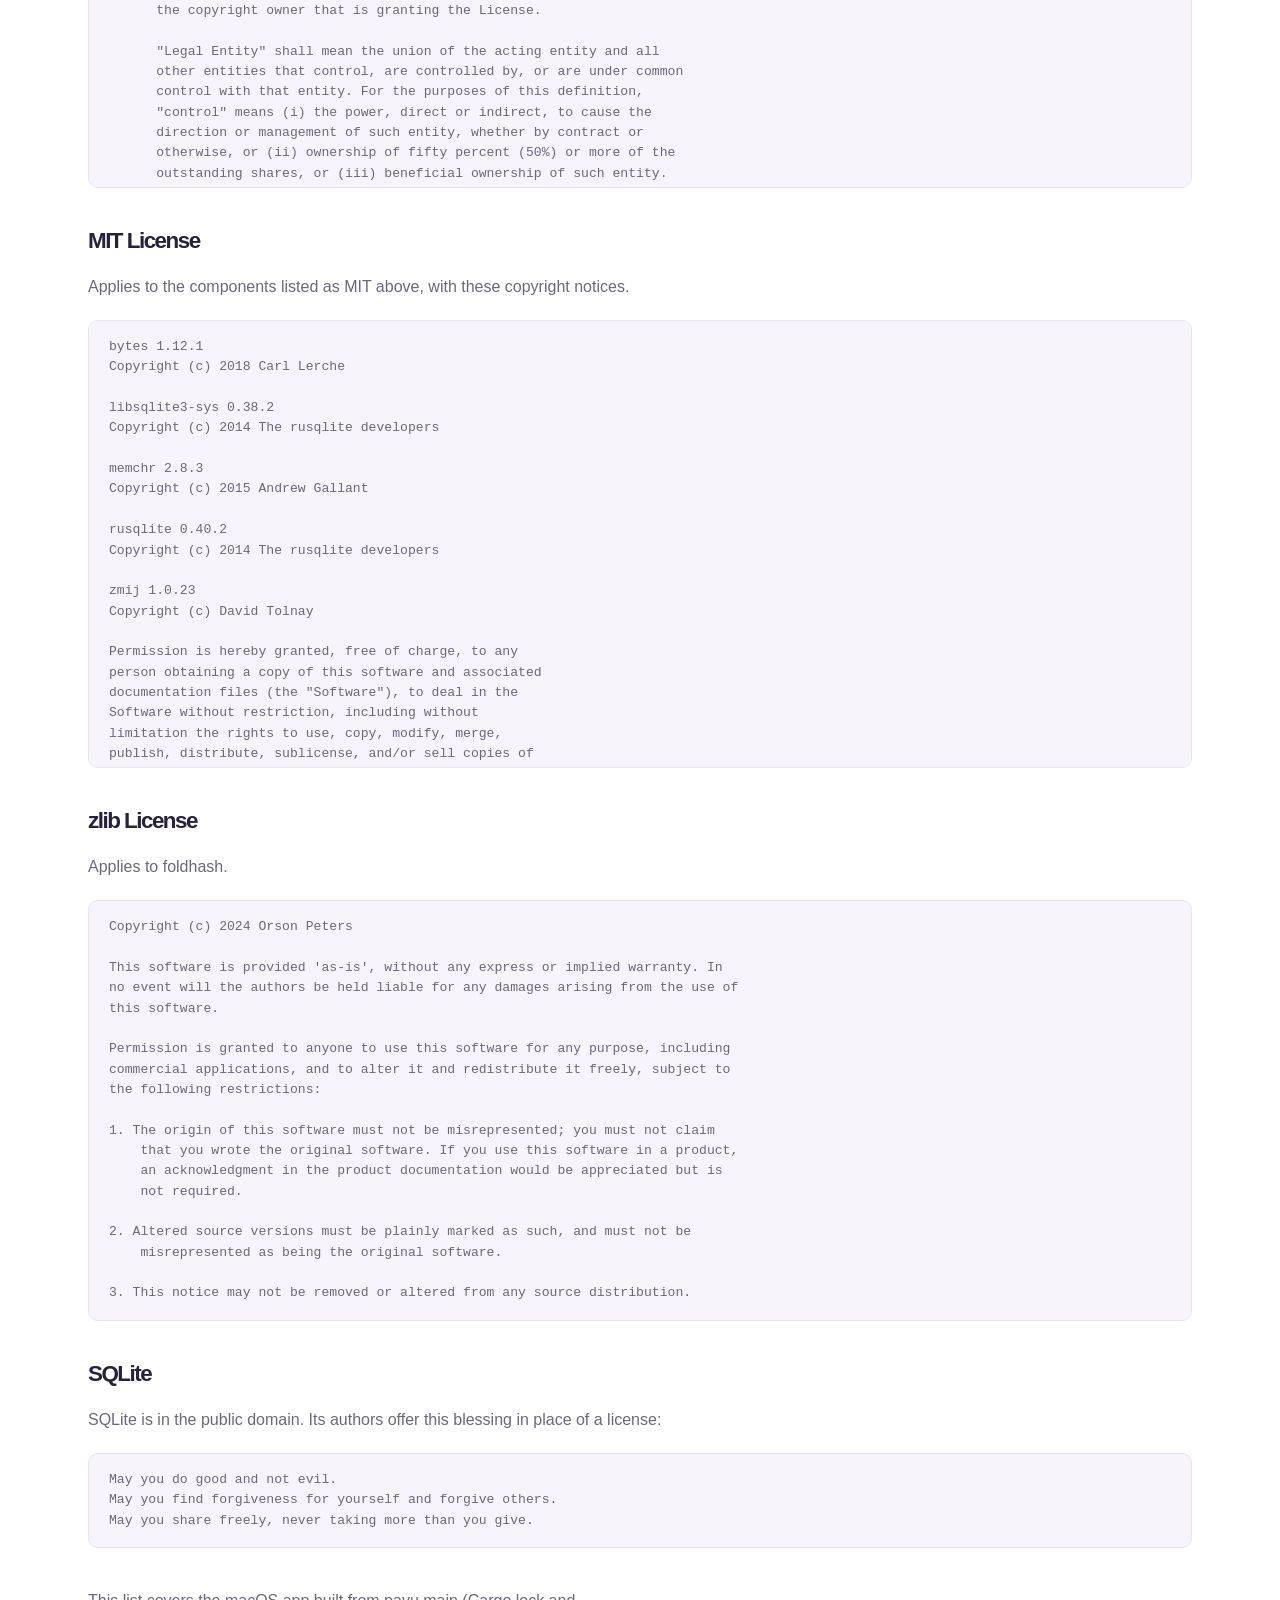
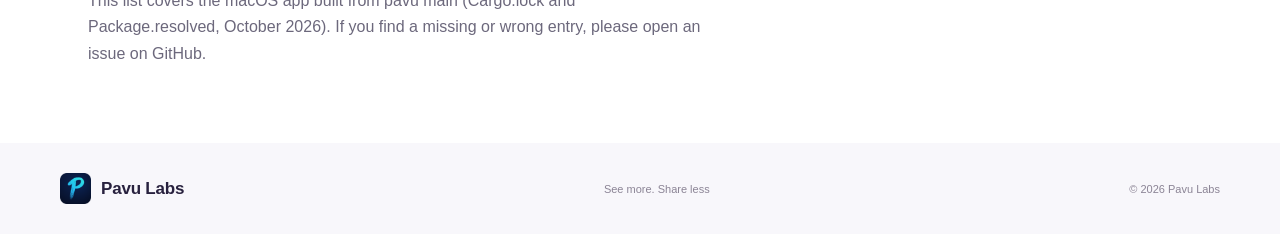
<file: product-license.html>
<!doctype html>
<html lang="en">
  <head>
    <meta charset="utf-8" />
    <meta name="viewport" content="width=device-width, initial-scale=1" />
    <meta name="theme-color" content="#302347" />
    <meta name="description" content="Licenses for Pavu and the open source components included in the Pavu app." />
    <title>Pavu — Licenses</title>
    <link rel="canonical" href="https://pavu.org/product-license.html" />
    <link rel="describedby" type="text/plain" href="llms.txt" />
    <link rel="icon" type="image/png" href="assets/pavu-brush-favicon.png" />
    <link rel="stylesheet" href="styles.css?v=20261101" />
    <style>
      .license-page { --max: var(--page); --gutter: 28px; --accent: var(--purple); --faint: var(--muted); --radius: 10px; --surface-2: var(--surface); --font-mono: ui-monospace, SFMono-Regular, Consolas, monospace; max-width: var(--max); margin: 0 auto; padding: 4rem var(--gutter); display: grid; gap: 2.5rem; }
      .license-page h1, html[lang="zh-CN"] .license-page h1 { font-size: clamp(2rem, 4vw, 2.75rem); margin: 0; }
      .license-page h1, .license-page h2 { max-width: none; }
      .license-page h2 { font-size: 1.4rem; margin: 0 0 0.75rem; }
      .license-page p { color: var(--muted); max-width: 70ch; margin: 0 0 0.75rem; }
      .license-page section { display: grid; gap: 0.5rem; }
      .license-page a { color: var(--accent); }
      .license-card { background: var(--surface); border: 1px solid var(--line); border-radius: var(--radius); padding: 1.25rem 1.5rem; }
      .license-card dl { display: grid; grid-template-columns: max-content 1fr; gap: 0.4rem 1.25rem; margin: 0; }
      .license-card dt { color: var(--faint); }
      .license-card dd { margin: 0; }
      .table-wrap { overflow-x: auto; border: 1px solid var(--line); border-radius: var(--radius); background: var(--surface); }
      .license-page table { width: 100%; border-collapse: collapse; font-size: 0.92rem; }
      .license-page th, .license-page td { text-align: left; padding: 0.6rem 0.9rem; border-bottom: 1px solid var(--line); vertical-align: top; }
      .license-page th { color: var(--faint); font-weight: 600; white-space: nowrap; }
      .license-page tr:last-child td { border-bottom: 0; }
      .mono { font-family: var(--font-mono); font-size: 0.86em; white-space: nowrap; }
      .license-text { background: var(--surface-2); border: 1px solid var(--line); border-radius: var(--radius); padding: 1rem 1.25rem; max-height: 28rem; overflow: auto; white-space: pre-wrap; font: 0.82rem/1.55 var(--font-mono); color: var(--muted); margin: 0; }
      .site-header .header-actions { margin-left: auto; }
      .license-page td a { white-space: nowrap; }
      .back-link { color: var(--muted); text-decoration: none; }
    </style>
  </head>
  <body>
    <header class="site-header">
      <a class="brand" href="./" aria-label="Pavu home">
        <img src="assets/pavu-brush-icon.png" alt="" width="40" height="40" />
        <span>Pavu</span>
      </a>
      <div class="header-actions">
        <button class="language-button" type="button" aria-label="Switch language">中文</button>
      </div>
    </header>

    <main id="main" class="license-page">
      <section>
        <a class="back-link" href="./" data-en="← Back to pavu.org" data-zh="← 返回 pavu.org">← Back to pavu.org</a>
        <h1 data-en="Licenses" data-zh="许可证">Licenses</h1>
        <p data-en="Pavu is licensed under the Apache License 2.0, and its source code is being prepared for public release. The Pavu app also includes the open source components listed below; each keeps its own license." data-zh="Pavu 采用 Apache License 2.0 许可证，源代码正在准备公开。Pavu App 还包含下面列出的开源组件，它们各自遵循自己的许可证。">Pavu is licensed under the Apache License 2.0, and its source code is being prepared for public release. The Pavu app also includes the open source components listed below; each keeps its own license.</p>
      </section>

      <section id="pavu">
        <h2>Pavu</h2>
        <div class="license-card">
          <dl>
            <dt data-en="License" data-zh="许可证">License</dt><dd><a href="#apache-2-0">Apache License 2.0</a> <span class="mono">(Apache-2.0)</span></dd>
            <dt data-en="Copyright" data-zh="版权">Copyright</dt><dd>Copyright 2026 PavuLabs</dd>
            <dt data-en="Source code" data-zh="源代码">Source code</dt><dd data-en="Being prepared for public release" data-zh="正在准备公开">Being prepared for public release</dd>
            <dt>NOTICE</dt><dd>Pavu — Copyright 2026 PavuLabs. This product includes software developed by PavuLabs.</dd>
          </dl>
        </div>
        <p data-en="The Pavu name and logo are trademarks of PavuLabs and are not licensed under Apache-2.0." data-zh="Pavu 名称和标志是 PavuLabs 的商标，不在 Apache-2.0 授权范围内。">The Pavu name and logo are trademarks of PavuLabs and are not licensed under Apache-2.0.</p>
      </section>

      <section id="components">
        <h2 data-en="Open source components in the app" data-zh="App 中包含的开源组件">Open source components in the app</h2>
        <p data-en="These components are compiled into the Pavu macOS app. Where a component offers a choice of licenses, the column “Used under” shows the one Pavu uses." data-zh="这些组件会被编译进 Pavu macOS App。组件提供多种许可证可选时，“采用”一栏是 Pavu 选用的那一种。">These components are compiled into the Pavu macOS app. Where a component offers a choice of licenses, the column “Used under” shows the one Pavu uses.</p>

        <div class="table-wrap">
          <table>
            <thead><tr><th data-en="Component" data-zh="组件">Component</th><th data-en="Version" data-zh="版本">Version</th><th data-en="License" data-zh="许可证">License</th><th data-en="Used under" data-zh="采用">Used under</th><th data-en="Copyright / authors" data-zh="版权 / 作者">Copyright / authors</th></tr></thead>
            <tbody>
          <tr><td><a href="https://github.com/apple/swift-protobuf" rel="noreferrer">SwiftProtobuf</a></td><td class="mono">1.38.1</td><td class="mono">Apache-2.0 + Runtime Library Exception</td><td><a href="#apache-2-0">Apache-2.0</a></td><td>Apple Inc. and the swift-protobuf project authors</td></tr>
          <tr><td><a href="https://sqlite.org/" rel="noreferrer">SQLite</a></td><td class="mono">3.53.2</td><td data-en="Public domain" data-zh="公有领域">Public domain</td><td><a href="#sqlite" data-en="Public domain" data-zh="公有领域">Public domain</a></td><td data-en="The SQLite authors (bundled through libsqlite3-sys)" data-zh="SQLite 作者（经 libsqlite3-sys 内置）">The SQLite authors (bundled through libsqlite3-sys)</td></tr>
          <tr><td><a href="https://github.com/rust-lang/rust" rel="noreferrer">Rust standard library</a></td><td class="mono">—</td><td class="mono">MIT OR Apache-2.0</td><td><a href="#apache-2-0">Apache-2.0</a></td><td>The Rust Project Developers</td></tr>
          <tr><td><a href="https://github.com/dtolnay/anyhow" rel="noreferrer">anyhow</a></td><td class="mono">1.0.104</td><td class="mono">MIT OR Apache-2.0</td><td><a href="#apache-2-0">Apache-2.0</a></td><td>David Tolnay</td></tr>
          <tr><td><a href="https://github.com/bitflags/bitflags" rel="noreferrer">bitflags</a></td><td class="mono">2.13.2</td><td class="mono">MIT OR Apache-2.0</td><td><a href="#apache-2-0">Apache-2.0</a></td><td>The Rust Project Developers</td></tr>
          <tr><td><a href="https://github.com/tokio-rs/bytes" rel="noreferrer">bytes</a></td><td class="mono">1.12.1</td><td class="mono">MIT</td><td><a href="#mit">MIT</a></td><td>Copyright (c) 2018 Carl Lerche</td></tr>
          <tr><td><a href="https://github.com/rust-lang/cfg-if" rel="noreferrer">cfg-if</a></td><td class="mono">1.0.5</td><td class="mono">MIT OR Apache-2.0</td><td><a href="#apache-2-0">Apache-2.0</a></td><td>Alex Crichton</td></tr>
          <tr><td><a href="https://github.com/rayon-rs/either" rel="noreferrer">either</a></td><td class="mono">1.18.0</td><td class="mono">MIT OR Apache-2.0</td><td><a href="#apache-2-0">Apache-2.0</a></td><td>bluss</td></tr>
          <tr><td><a href="https://github.com/sfackler/rust-fallible-iterator" rel="noreferrer">fallible-iterator</a></td><td class="mono">0.3.0</td><td class="mono">MIT/Apache-2.0</td><td><a href="#apache-2-0">Apache-2.0</a></td><td>The rust-openssl-verify Developers</td></tr>
          <tr><td><a href="https://github.com/sfackler/fallible-streaming-iterator" rel="noreferrer">fallible-streaming-iterator</a></td><td class="mono">0.1.9</td><td class="mono">MIT/Apache-2.0</td><td><a href="#apache-2-0">Apache-2.0</a></td><td>The fallible-streaming-iterator Developers</td></tr>
          <tr><td><a href="https://github.com/orlp/foldhash" rel="noreferrer">foldhash</a></td><td class="mono">0.2.0</td><td class="mono">Zlib</td><td><a href="#zlib">Zlib</a></td><td>Copyright (c) 2024 Orson Peters</td></tr>
          <tr><td><a href="https://github.com/rust-random/getrandom" rel="noreferrer">getrandom</a></td><td class="mono">0.4.3</td><td class="mono">MIT OR Apache-2.0</td><td><a href="#apache-2-0">Apache-2.0</a></td><td>The rust-random Project Developers</td></tr>
          <tr><td><a href="https://github.com/rust-lang/hashbrown" rel="noreferrer">hashbrown</a></td><td class="mono">0.17.1</td><td class="mono">MIT OR Apache-2.0</td><td><a href="#apache-2-0">Apache-2.0</a></td><td>Amanieu d&#x27;Antras</td></tr>
          <tr><td><a href="https://github.com/djc/hashlink" rel="noreferrer">hashlink</a></td><td class="mono">0.12.2</td><td class="mono">MIT OR Apache-2.0</td><td><a href="#apache-2-0">Apache-2.0</a></td><td>The hashlink authors; derived in part from linked-hash-map, Copyright (c) 2015 The Rust Project Developers</td></tr>
          <tr><td><a href="https://github.com/rust-itertools/itertools" rel="noreferrer">itertools</a></td><td class="mono">0.14.0</td><td class="mono">MIT OR Apache-2.0</td><td><a href="#apache-2-0">Apache-2.0</a></td><td>The itertools authors</td></tr>
          <tr><td><a href="https://github.com/dtolnay/itoa" rel="noreferrer">itoa</a></td><td class="mono">1.0.18</td><td class="mono">MIT OR Apache-2.0</td><td><a href="#apache-2-0">Apache-2.0</a></td><td>David Tolnay</td></tr>
          <tr><td><a href="https://github.com/rust-lang/libc" rel="noreferrer">libc</a></td><td class="mono">0.2.189</td><td class="mono">MIT OR Apache-2.0</td><td><a href="#apache-2-0">Apache-2.0</a></td><td>The Rust Project Developers</td></tr>
          <tr><td><a href="https://github.com/rusqlite/rusqlite" rel="noreferrer">libsqlite3-sys</a></td><td class="mono">0.38.2</td><td class="mono">MIT</td><td><a href="#mit">MIT</a></td><td>Copyright (c) 2014 The rusqlite developers</td></tr>
          <tr><td><a href="https://github.com/BurntSushi/memchr" rel="noreferrer">memchr</a></td><td class="mono">2.8.3</td><td class="mono">Unlicense OR MIT</td><td><a href="#mit">MIT</a></td><td>Copyright (c) 2015 Andrew Gallant</td></tr>
          <tr><td><a href="https://github.com/tokio-rs/prost" rel="noreferrer">prost</a></td><td class="mono">0.14.4</td><td class="mono">Apache-2.0</td><td><a href="#apache-2-0">Apache-2.0</a></td><td>Dan Burkert, Lucio Franco, Casper Meijn, Tokio Contributors</td></tr>
          <tr><td><a href="https://github.com/rusqlite/rusqlite" rel="noreferrer">rusqlite</a></td><td class="mono">0.40.2</td><td class="mono">MIT</td><td><a href="#mit">MIT</a></td><td>Copyright (c) 2014 The rusqlite developers</td></tr>
          <tr><td><a href="https://github.com/serde-rs/serde" rel="noreferrer">serde</a></td><td class="mono">1.0.229</td><td class="mono">MIT OR Apache-2.0</td><td><a href="#apache-2-0">Apache-2.0</a></td><td>Erick Tryzelaar, David Tolnay</td></tr>
          <tr><td><a href="https://github.com/serde-rs/serde" rel="noreferrer">serde_core</a></td><td class="mono">1.0.229</td><td class="mono">MIT OR Apache-2.0</td><td><a href="#apache-2-0">Apache-2.0</a></td><td>Erick Tryzelaar, David Tolnay</td></tr>
          <tr><td><a href="https://github.com/serde-rs/json" rel="noreferrer">serde_json</a></td><td class="mono">1.0.151</td><td class="mono">MIT OR Apache-2.0</td><td><a href="#apache-2-0">Apache-2.0</a></td><td>Erick Tryzelaar, David Tolnay</td></tr>
          <tr><td><a href="https://github.com/servo/rust-smallvec" rel="noreferrer">smallvec</a></td><td class="mono">1.16.1</td><td class="mono">MIT OR Apache-2.0</td><td><a href="#apache-2-0">Apache-2.0</a></td><td>The Servo Project Developers</td></tr>
          <tr><td><a href="https://github.com/dtolnay/thiserror" rel="noreferrer">thiserror</a></td><td class="mono">2.0.21</td><td class="mono">MIT OR Apache-2.0</td><td><a href="#apache-2-0">Apache-2.0</a></td><td>David Tolnay</td></tr>
          <tr><td><a href="https://github.com/uuid-rs/uuid" rel="noreferrer">uuid</a></td><td class="mono">1.28.0</td><td class="mono">Apache-2.0 OR MIT</td><td><a href="#apache-2-0">Apache-2.0</a></td><td>Ashley Mannix, Christopher Armstrong, Dylan DPC, Hunar Roop Kahlon</td></tr>
          <tr><td><a href="https://github.com/dtolnay/zmij" rel="noreferrer">zmij</a></td><td class="mono">1.0.23</td><td class="mono">MIT</td><td><a href="#mit">MIT</a></td><td>David Tolnay</td></tr>
            </tbody>
          </table>
        </div>
      </section>

      <section id="build-tools">
        <h2 data-en="Used only to build the app" data-zh="只在构建时使用">Used only to build the app</h2>
        <p data-en="These Rust crates generate code while Pavu is compiled. They are not included in the app." data-zh="这些 Rust 组件只在编译 Pavu 时生成代码，不会包含在 App 中。">These Rust crates generate code while Pavu is compiled. They are not included in the app.</p>
        <div class="table-wrap">
          <table>
            <thead><tr><th data-en="Component" data-zh="组件">Component</th><th data-en="Version" data-zh="版本">Version</th><th data-en="License" data-zh="许可证">License</th></tr></thead>
            <tbody>
          <tr><td><a href="https://github.com/dtolnay/proc-macro2" rel="noreferrer">proc-macro2</a></td><td class="mono">1.0.107</td><td class="mono">MIT OR Apache-2.0</td></tr>
          <tr><td><a href="https://github.com/dtolnay/quote" rel="noreferrer">quote</a></td><td class="mono">1.0.47</td><td class="mono">MIT OR Apache-2.0</td></tr>
          <tr><td><a href="https://github.com/dtolnay/syn" rel="noreferrer">syn</a></td><td class="mono">2.0.119, 3.0.6</td><td class="mono">MIT OR Apache-2.0</td></tr>
          <tr><td><a href="https://github.com/serde-rs/serde" rel="noreferrer">serde_derive</a></td><td class="mono">1.0.229</td><td class="mono">MIT OR Apache-2.0</td></tr>
          <tr><td><a href="https://github.com/dtolnay/thiserror" rel="noreferrer">thiserror-impl</a></td><td class="mono">2.0.21</td><td class="mono">MIT OR Apache-2.0</td></tr>
          <tr><td><a href="https://github.com/tokio-rs/prost" rel="noreferrer">prost-derive</a></td><td class="mono">0.14.4</td><td class="mono">Apache-2.0</td></tr>
          <tr><td><a href="https://github.com/dtolnay/unicode-ident" rel="noreferrer">unicode-ident</a></td><td class="mono">1.0.26</td><td class="mono">(MIT OR Apache-2.0) AND Unicode-3.0</td></tr>
            </tbody>
          </table>
        </div>
        <p data-en="macOS system frameworks (SwiftUI, NetworkExtension and others) are part of the operating system and are not shipped with Pavu." data-zh="macOS 系统框架（SwiftUI、NetworkExtension 等）属于操作系统，不随 Pavu 分发。">macOS system frameworks (SwiftUI, NetworkExtension and others) are part of the operating system and are not shipped with Pavu.</p>
      </section>

      <section id="apache-2-0">
        <h2>Apache License 2.0</h2>
        <p data-en="Applies to Pavu and to the components listed as Apache-2.0 above. SwiftProtobuf adds a Runtime Library Exception that waives the attribution requirements of sections 4(a), 4(b) and 4(d) for compiled binaries." data-zh="适用于 Pavu 以及上表中采用 Apache-2.0 的组件。SwiftProtobuf 另附运行库例外条款，对编译后的二进制免除第 4(a)、4(b)、4(d) 条的署名要求。">Applies to Pavu and to the components listed as Apache-2.0 above. SwiftProtobuf adds a Runtime Library Exception that waives the attribution requirements of sections 4(a), 4(b) and 4(d) for compiled binaries.</p>
        <pre class="license-text">Apache License
                           Version 2.0, January 2004
                        http://www.apache.org/licenses/

   TERMS AND CONDITIONS FOR USE, REPRODUCTION, AND DISTRIBUTION

   1. Definitions.

      &quot;License&quot; shall mean the terms and conditions for use, reproduction,
      and distribution as defined by Sections 1 through 9 of this document.

      &quot;Licensor&quot; shall mean the copyright owner or entity authorized by
      the copyright owner that is granting the License.

      &quot;Legal Entity&quot; shall mean the union of the acting entity and all
      other entities that control, are controlled by, or are under common
      control with that entity. For the purposes of this definition,
      &quot;control&quot; means (i) the power, direct or indirect, to cause the
      direction or management of such entity, whether by contract or
      otherwise, or (ii) ownership of fifty percent (50%) or more of the
      outstanding shares, or (iii) beneficial ownership of such entity.

      &quot;You&quot; (or &quot;Your&quot;) shall mean an individual or Legal Entity
      exercising permissions granted by this License.

      &quot;Source&quot; form shall mean the preferred form for making modifications,
      including but not limited to software source code, documentation
      source, and configuration files.

      &quot;Object&quot; form shall mean any form resulting from mechanical
      transformation or translation of a Source form, including but
      not limited to compiled object code, generated documentation,
      and conversions to other media types.

      &quot;Work&quot; shall mean the work of authorship, whether in Source or
      Object form, made available under the License, as indicated by a
      copyright notice that is included in or attached to the work
      (an example is provided in the Appendix below).

      &quot;Derivative Works&quot; shall mean any work, whether in Source or Object
      form, that is based on (or derived from) the Work and for which the
      editorial revisions, annotations, elaborations, or other modifications
      represent, as a whole, an original work of authorship. For the purposes
      of this License, Derivative Works shall not include works that remain
      separable from, or merely link (or bind by name) to the interfaces of,
      the Work and Derivative Works thereof.

      &quot;Contribution&quot; shall mean any work of authorship, including
      the original version of the Work and any modifications or additions
      to that Work or Derivative Works thereof, that is intentionally
      submitted to Licensor for inclusion in the Work by the copyright owner
      or by an individual or Legal Entity authorized to submit on behalf of
      the copyright owner. For the purposes of this definition, &quot;submitted&quot;
      means any form of electronic, verbal, or written communication sent
      to the Licensor or its representatives, including but not limited to
      communication on electronic mailing lists, source code control systems,
      and issue tracking systems that are managed by, or on behalf of, the
      Licensor for the purpose of discussing and improving the Work, but
      excluding communication that is conspicuously marked or otherwise
      designated in writing by the copyright owner as &quot;Not a Contribution.&quot;

      &quot;Contributor&quot; shall mean Licensor and any individual or Legal Entity
      on behalf of whom a Contribution has been received by Licensor and
      subsequently incorporated within the Work.

   2. Grant of Copyright License. Subject to the terms and conditions of
      this License, each Contributor hereby grants to You a perpetual,
      worldwide, non-exclusive, no-charge, royalty-free, irrevocable
      copyright license to reproduce, prepare Derivative Works of,
      publicly display, publicly perform, sublicense, and distribute the
      Work and such Derivative Works in Source or Object form.

   3. Grant of Patent License. Subject to the terms and conditions of
      this License, each Contributor hereby grants to You a perpetual,
      worldwide, non-exclusive, no-charge, royalty-free, irrevocable
      (except as stated in this section) patent license to make, have made,
      use, offer to sell, sell, import, and otherwise transfer the Work,
      where such license applies only to those patent claims licensable
      by such Contributor that are necessarily infringed by their
      Contribution(s) alone or by combination of their Contribution(s)
      with the Work to which such Contribution(s) was submitted. If You
      institute patent litigation against any entity (including a
      cross-claim or counterclaim in a lawsuit) alleging that the Work
      or a Contribution incorporated within the Work constitutes direct
      or contributory patent infringement, then any patent licenses
      granted to You under this License for that Work shall terminate
      as of the date such litigation is filed.

   4. Redistribution. You may reproduce and distribute copies of the
      Work or Derivative Works thereof in any medium, with or without
      modifications, and in Source or Object form, provided that You
      meet the following conditions:

      (a) You must give any other recipients of the Work or
          Derivative Works a copy of this License; and

      (b) You must cause any modified files to carry prominent notices
          stating that You changed the files; and

      (c) You must retain, in the Source form of any Derivative Works
          that You distribute, all copyright, patent, trademark, and
          attribution notices from the Source form of the Work,
          excluding those notices that do not pertain to any part of
          the Derivative Works; and

      (d) If the Work includes a &quot;NOTICE&quot; text file as part of its
          distribution, then any Derivative Works that You distribute must
          include a readable copy of the attribution notices contained
          within such NOTICE file, excluding those notices that do not
          pertain to any part of the Derivative Works, in at least one
          of the following places: within a NOTICE text file distributed
          as part of the Derivative Works; within the Source form or
          documentation, if provided along with the Derivative Works; or,
          within a display generated by the Derivative Works, if and
          wherever such third-party notices normally appear. The contents
          of the NOTICE file are for informational purposes only and
          do not modify the License. You may add Your own attribution
          notices within Derivative Works that You distribute, alongside
          or as an addendum to the NOTICE text from the Work, provided
          that such additional attribution notices cannot be construed
          as modifying the License.

      You may add Your own copyright statement to Your modifications and
      may provide additional or different license terms and conditions
      for use, reproduction, or distribution of Your modifications, or
      for any such Derivative Works as a whole, provided Your use,
      reproduction, and distribution of the Work otherwise complies with
      the conditions stated in this License.

   5. Submission of Contributions. Unless You explicitly state otherwise,
      any Contribution intentionally submitted for inclusion in the Work
      by You to the Licensor shall be under the terms and conditions of
      this License, without any additional terms or conditions.
      Notwithstanding the above, nothing herein shall supersede or modify
      the terms of any separate license agreement you may have executed
      with Licensor regarding such Contributions.

   6. Trademarks. This License does not grant permission to use the trade
      names, trademarks, service marks, or product names of the Licensor,
      except as required for reasonable and customary use in describing the
      origin of the Work and reproducing the content of the NOTICE file.

   7. Disclaimer of Warranty. Unless required by applicable law or
      agreed to in writing, Licensor provides the Work (and each
      Contributor provides its Contributions) on an &quot;AS IS&quot; BASIS,
      WITHOUT WARRANTIES OR CONDITIONS OF ANY KIND, either express or
      implied, including, without limitation, any warranties or conditions
      of TITLE, NON-INFRINGEMENT, MERCHANTABILITY, or FITNESS FOR A
      PARTICULAR PURPOSE. You are solely responsible for determining the
      appropriateness of using or redistributing the Work and assume any
      risks associated with Your exercise of permissions under this License.

   8. Limitation of Liability. In no event and under no legal theory,
      whether in tort (including negligence), contract, or otherwise,
      unless required by applicable law (such as deliberate and grossly
      negligent acts) or agreed to in writing, shall any Contributor be
      liable to You for damages, including any direct, indirect, special,
      incidental, or consequential damages of any character arising as a
      result of this License or out of the use or inability to use the
      Work (including but not limited to damages for loss of goodwill,
      work stoppage, computer failure or malfunction, or any and all
      other commercial damages or losses), even if such Contributor
      has been advised of the possibility of such damages.

   9. Accepting Warranty or Additional Liability. While redistributing
      the Work or Derivative Works thereof, You may choose to offer,
      and charge a fee for, acceptance of support, warranty, indemnity,
      or other liability obligations and/or rights consistent with this
      License. However, in accepting such obligations, You may act only
      on Your own behalf and on Your sole responsibility, not on behalf
      of any other Contributor, and only if You agree to indemnify,
      defend, and hold each Contributor harmless for any liability
      incurred by, or claims asserted against, such Contributor by reason
      of your accepting any such warranty or additional liability.

   END OF TERMS AND CONDITIONS

   APPENDIX: How to apply the Apache License to your work.

      To apply the Apache License to your work, attach the following
      boilerplate notice, with the fields enclosed by brackets &quot;[]&quot;
      replaced with your own identifying information. (Don&#x27;t include
      the brackets!)  The text should be enclosed in the appropriate
      comment syntax for the file format. We also recommend that a
      file or class name and description of purpose be included on the
      same &quot;printed page&quot; as the copyright notice for easier
      identification within third-party archives.

   Copyright [yyyy] [name of copyright owner]

   Licensed under the Apache License, Version 2.0 (the &quot;License&quot;);
   you may not use this file except in compliance with the License.
   You may obtain a copy of the License at

       http://www.apache.org/licenses/LICENSE-2.0

   Unless required by applicable law or agreed to in writing, software
   distributed under the License is distributed on an &quot;AS IS&quot; BASIS,
   WITHOUT WARRANTIES OR CONDITIONS OF ANY KIND, either express or implied.
   See the License for the specific language governing permissions and
   limitations under the License.</pre>
      </section>

      <section id="mit">
        <h2>MIT License</h2>
        <p data-en="Applies to the components listed as MIT above, with these copyright notices." data-zh="适用于上表中采用 MIT 的组件，版权声明如下。">Applies to the components listed as MIT above, with these copyright notices.</p>
        <pre class="license-text">bytes 1.12.1
Copyright (c) 2018 Carl Lerche

libsqlite3-sys 0.38.2
Copyright (c) 2014 The rusqlite developers

memchr 2.8.3
Copyright (c) 2015 Andrew Gallant

rusqlite 0.40.2
Copyright (c) 2014 The rusqlite developers

zmij 1.0.23
Copyright (c) David Tolnay

Permission is hereby granted, free of charge, to any
person obtaining a copy of this software and associated
documentation files (the &quot;Software&quot;), to deal in the
Software without restriction, including without
limitation the rights to use, copy, modify, merge,
publish, distribute, sublicense, and/or sell copies of
the Software, and to permit persons to whom the Software
is furnished to do so, subject to the following
conditions:

The above copyright notice and this permission notice
shall be included in all copies or substantial portions
of the Software.

THE SOFTWARE IS PROVIDED &quot;AS IS&quot;, WITHOUT WARRANTY OF
ANY KIND, EXPRESS OR IMPLIED, INCLUDING BUT NOT LIMITED
TO THE WARRANTIES OF MERCHANTABILITY, FITNESS FOR A
PARTICULAR PURPOSE AND NONINFRINGEMENT. IN NO EVENT
SHALL THE AUTHORS OR COPYRIGHT HOLDERS BE LIABLE FOR ANY
CLAIM, DAMAGES OR OTHER LIABILITY, WHETHER IN AN ACTION
OF CONTRACT, TORT OR OTHERWISE, ARISING FROM, OUT OF OR
IN CONNECTION WITH THE SOFTWARE OR THE USE OR OTHER
DEALINGS IN THE SOFTWARE.</pre>
      </section>

      <section id="zlib">
        <h2>zlib License</h2>
        <p data-en="Applies to foldhash." data-zh="适用于 foldhash。">Applies to foldhash.</p>
        <pre class="license-text">Copyright (c) 2024 Orson Peters

This software is provided &#x27;as-is&#x27;, without any express or implied warranty. In
no event will the authors be held liable for any damages arising from the use of
this software.

Permission is granted to anyone to use this software for any purpose, including
commercial applications, and to alter it and redistribute it freely, subject to
the following restrictions:

1. The origin of this software must not be misrepresented; you must not claim
    that you wrote the original software. If you use this software in a product,
    an acknowledgment in the product documentation would be appreciated but is
    not required.

2. Altered source versions must be plainly marked as such, and must not be
    misrepresented as being the original software.

3. This notice may not be removed or altered from any source distribution.</pre>
      </section>

      <section id="sqlite">
        <h2>SQLite</h2>
        <p data-en="SQLite is in the public domain. Its authors offer this blessing in place of a license:" data-zh="SQLite 属于公有领域。其作者以下面这段祝愿代替许可证：">SQLite is in the public domain. Its authors offer this blessing in place of a license:</p>
        <pre class="license-text">May you do good and not evil.
May you find forgiveness for yourself and forgive others.
May you share freely, never taking more than you give.</pre>
      </section>

      <section>
        <p data-en="This list covers the macOS app built from pavu main (Cargo.lock and Package.resolved, October 2026). If you find a missing or wrong entry, please open an issue on GitHub." data-zh="本列表对应由 pavu main 分支构建的 macOS App（依据 2026 年 10 月的 Cargo.lock 和 Package.resolved）。如发现遗漏或错误，请在 GitHub 上提交 issue。">This list covers the macOS app built from pavu main (Cargo.lock and Package.resolved, October 2026). If you find a missing or wrong entry, please open an issue on GitHub.</p>
      </section>
    </main>

    <footer>
      <div class="brand footer-brand">
        <img src="assets/pavu-brush-icon.png" alt="" width="34" height="34" />
        <span>Pavu Labs</span>
      </div>
      <p data-en="See more. Share less" data-zh="看得更多，分享更少">See more. Share less</p>
      <p>© <span id="year"></span> Pavu Labs</p>
    </footer>
    <script src="license.js"></script>
  </body>
</html>
</file>
<file: styles.css>
/* Pavu — a shared visual language with speedle.io. */
:root {
  color-scheme: light;
  --ink: #28213e;
  --muted: #6c687c;
  --purple: #6b42cf;
  --purple-dark: #302347;
  --mint: #6ae3cc;
  --line: #e7e3ef;
  --surface: #f7f5fb;
  --page: 1160px;
  font-family: -apple-system, BlinkMacSystemFont, "Segoe UI", Helvetica, Arial, "PingFang SC", "Microsoft YaHei", sans-serif;
  font-synthesis: none;
  text-rendering: optimizeLegibility;
  -webkit-font-smoothing: antialiased;
}
* { box-sizing: border-box; }
html { scroll-behavior: smooth; scroll-padding-top: 102px; }
body { margin: 0; color: var(--ink); background: #fff; line-height: 1.65; }
a { color: inherit; text-decoration: none; }
button { font: inherit; cursor: pointer; }
button, a { -webkit-tap-highlight-color: transparent; }
a:focus-visible, button:focus-visible { outline: 3px solid #36bda7; outline-offset: 6px; }
h1, h2, h3, p { margin: 0; }
h1, h2, h3 { line-height: 1.15; }
svg { display: block; }
.skip-link { position: fixed; left: 20px; top: -100px; z-index: 100; background: var(--mint); padding: 12px 20px; border-radius: 6px; }
.skip-link:focus { top: 15px; }
.site-header { position: sticky; z-index: 30; top: 0; min-height: 76px; padding: 0 max(28px, calc((100vw - var(--page)) / 2)); display: flex; align-items: center; justify-content: space-between; gap: 32px; background: var(--purple-dark); color: #fff; border-bottom: 1px solid #ffffff1a; }
.brand { display: inline-flex; align-items: center; gap: 10px; flex: 0 0 auto; font-size: 26px; line-height: 1; font-weight: 650; letter-spacing: -.8px; }
.brand img { width: 45px; height: 45px; object-fit: contain; }
.site-header nav { display: flex; gap: 30px; margin-left: auto; }
.site-header nav a { color: #e0dce9; font-size: 14px; font-weight: 550; transition: color .18s; }
.site-header nav a:hover, .language-button:hover { color: var(--mint); }
.header-actions { display: flex; align-items: center; gap: 22px; }
.language-button { border: 0; color: #e0dce9; background: none; font-size: 14px; min-height: 44px; padding: 0 2px; font-weight: 550; }
.button { display: inline-flex; align-items: center; justify-content: center; min-height: 50px; padding: 12px 24px; color: #242137; background: var(--mint); border: 1px solid transparent; border-radius: 7px; font-weight: 650; font-size: 15px; line-height: 1.45; transition: background .18s, transform .18s; }
.button:hover { background: #8cecd9; transform: translateY(-2px); }
.site-header .button-small { min-height: 42px; padding: 9px 21px; border-radius: 24px; background: transparent; border-color: #ffffff36; color: #fff; font-size: 14px; }
.site-header .button-small:hover { background: #ffffff12; border-color: #ffffff70; }
.menu-button { display: none; }
.hero { position: relative; isolation: isolate; display: grid; grid-template-columns: 1.05fr 1fr; align-items: center; gap: 64px; min-height: 690px; padding: 86px max(28px, calc((100vw - var(--page)) / 2)) 82px; overflow: hidden; background: linear-gradient(120deg, #2c194f 0%, #4d2c94 47%, #7545d5 100%); color: #fff; }
.hero::before { content: ""; position: absolute; z-index: -2; width: 790px; height: 790px; right: -260px; top: -560px; border-radius: 50%; border: 100px solid #b6a0ff13; }
.hero::after { content: ""; position: absolute; z-index: -2; width: 650px; height: 650px; right: -390px; bottom: -470px; border-radius: 50%; border: 1px solid #b6a0ff32; box-shadow: 0 0 0 95px #b6a0ff08; }
.hero-copy { position: relative; z-index: 2; }
.eyebrow { display: flex; align-items: center; gap: 12px; color: #82ead4; font-size: 11px; font-weight: 750; letter-spacing: 2.3px; line-height: 1.5; text-transform: uppercase; margin-bottom: 24px; }
.pulse { display: block; width: 28px; height: 2px; background: var(--mint); }
h1 { font-size: clamp(56px, 5.7vw, 78px); font-weight: 720; line-height: 1.04; letter-spacing: -3.7px; margin-bottom: 24px; }
h1 > span { display: block; }
h1 > span:last-child { color: #a0efdc; }
.hero-lede { max-width: 520px; color: #e3dcef; font-size: 16px; line-height: 1.9; }
.hero-actions { display: flex; flex-wrap: wrap; align-items: center; gap: 14px; margin-top: 30px; }
.hero-actions .text-link { display: inline-flex; align-items: center; justify-content: center; padding: 12px 18px; border: 1px solid #ffffff40; border-radius: 7px; color: #fff; font-size: 14px; font-weight: 600; min-height: 50px; }
.hero-actions .text-link:hover { background: #ffffff12; }
.trust-list { display: flex; gap: 9px 18px; flex-wrap: wrap; margin: 25px 0 0; padding: 0; list-style: none; color: #ded7ee; font-size: 11px; }
.trust-list li { display: flex; align-items: center; gap: 6px; }
.trust-list li::before { content: "✓"; color: var(--mint); font-size: 12px; }
.hero-visual { position: relative; min-width: 0; }
.hero-network { position: absolute; z-index: -1; width: 660px; max-width: none; left: 50%; top: 50%; transform: translate(-50%, -50%) rotate(-12deg); color: #c7b6ff; opacity: .17; stroke-width: 1; }
.signal-console { position: relative; border: 1px solid #ffffff35; border-radius: 14px; background: linear-gradient(145deg, #302647ee, #211b38f5); box-shadow: 0 32px 80px #180d413d, 0 1px 0 #ffffff15 inset; padding: 0 24px 22px; }
.console-window-bar { display: flex; align-items: center; justify-content: space-between; gap: 10px; height: 48px; margin: 0 -24px 22px; padding: 0 18px; border-bottom: 1px solid #ffffff13; font-size: 10px; color: #b9b0cf; letter-spacing: .4px; }
.window-dots { display: flex; gap: 5px; }
.window-dots i { display: block; width: 7px; height: 7px; border-radius: 100%; background: #f38a96; }
.window-dots i:nth-child(2) { background: #e8c47c; }
.window-dots i:nth-child(3) { background: #7cd9bf; }
.local-badge { color: #8ae7d3; font-size: 8px; letter-spacing: 1.4px; }
.local-badge::before { content: "•"; margin-right: 5px; }
.console-topbar { display: flex; align-items: flex-start; justify-content: space-between; gap: 16px; }
.console-kicker { display: block; color: #aea2c7; font: 9px ui-monospace, SFMono-Regular, Consolas, monospace; letter-spacing: 1.5px; margin-bottom: 8px; }
.console-topbar strong { display: block; font-size: 14px; font-weight: 600; line-height: 1.6; }
.severity { margin-top: 2px; padding: 3px 9px; border-radius: 4px; border: 1px solid #ffb9ae30; background: #ffb9ae0e; color: #ffb9ae; font-size: 9px; font-weight: 700; letter-spacing: 1px; }
.flow-map { display: flex; align-items: center; justify-content: space-between; margin: 22px 0; padding: 20px 16px; border: 1px solid #ffffff12; border-radius: 8px; background: #ffffff03; }
.flow-node { text-align: center; min-width: 65px; }
.node-icon { display: grid; place-items: center; margin: 0 auto 9px; height: 40px; width: 40px; border: 1px solid #9ceddb4d; border-radius: 11px; color: #9ceddb; background: #9ceddb0b; }
.node-icon svg { width: 20px; height: 20px; stroke: currentColor; stroke-width: 1.2; fill: none; }
.port-node .node-icon { color: #b7a0fb; border-color: #b7a0fb4d; background: #b7a0fb0b; }
.net-node .node-icon { color: #e5b7e4; border-color: #e5b7e44d; background: #e5b7e40b; }
.flow-node small { display: block; font-size: 8px; color: #a59ab9; letter-spacing: 1.5px; margin-bottom: 2px; }
.flow-node b { font: 9px ui-monospace, SFMono-Regular, Consolas, monospace; color: #eee7f8; }
.flow-line { width: 100%; height: 1px; margin: -30px 8px 0; background: linear-gradient(90deg, #82e4d0, #aa83ec); opacity: .7; }
.evidence-list > div { display: flex; justify-content: space-between; align-items: baseline; gap: 12px; padding: 11px 0; font-size: 11px; border-top: 1px solid #ffffff12; }
.evidence-list span { color: #b9aecb; }
.evidence-list b { font-weight: 500; text-align: right; color: #eee7f8; }
.console-note { color: #b5a9c9; font-size: 10px; line-height: 1.7; border-top: 1px solid #ffffff12; padding-top: 13px; margin-top: 1px; }
.section { max-width: calc(var(--page) + 56px); margin: 0 auto; padding: 100px 28px; }
.section-heading { position: relative; max-width: 750px; margin-bottom: 50px; }
.section-index { display: none; }
.section-label { color: var(--purple); font-size: 11px; font-weight: 750; letter-spacing: 2px; margin-bottom: 16px; line-height: 1.4; }
.section-label::before { content: ""; display: inline-block; vertical-align: middle; width: 22px; height: 2px; background: currentColor; margin-right: 10px; }
h2 { font-size: clamp(31px, 3.2vw, 43px); font-weight: 680; letter-spacing: -1.5px; }
.section-heading h2 + p { color: var(--muted); font-size: 16px; line-height: 1.85; margin-top: 20px; max-width: 660px; }
.feature-grid { display: grid; grid-template-columns: repeat(4, 1fr); gap: 30px; }
.feature-grid article { min-width: 0; }
.feature-icon { display: flex; align-items: center; justify-content: center; width: 49px; height: 49px; border-radius: 12px; background: #f0eafa; color: var(--purple); margin-bottom: 24px; }
.feature-icon svg { width: 25px; height: 25px; fill: none; stroke: currentColor; stroke-width: 1.3; stroke-linecap: round; stroke-linejoin: round; }
.feature-grid h3 { font-size: 18px; font-weight: 650; letter-spacing: -.3px; margin-bottom: 14px; }
.feature-grid p { font-size: 14px; line-height: 1.85; color: var(--muted); }
.rule-strip { display: flex; flex-wrap: wrap; column-gap: 24px; row-gap: 12px; margin-top: 44px; padding-top: 30px; border-top: 1px solid var(--line); }
.rule-strip span { font-size: 11px; color: #777084; }
.rule-strip span::before { content: "+"; display: inline-block; color: #9b7ec9; margin-right: 8px; }
.privacy-section { background: var(--surface); border-top: 1px solid #f0edf5; border-bottom: 1px solid #f0edf5; }
.privacy-section .section-heading { max-width: 720px; margin-bottom: 38px; }
.boundary-grid { display: grid; grid-template-columns: 1fr 1fr; gap: 30px; }
.boundary-card { padding: 30px 32px; border: 1px solid var(--line); border-radius: 10px; background: #fff; }
.boundary-label { font-size: 10px; font-weight: 750; letter-spacing: 1.6px; color: var(--purple); margin-bottom: 20px; }
.never .boundary-label { color: #8a6f91; }
.boundary-card ul { list-style: none; padding: 0; margin: 0; }
.boundary-card li { position: relative; padding-left: 25px; color: #5a536b; font-size: 14px; line-height: 1.8; }
.boundary-card li + li { margin-top: 14px; }
.boundary-card li::before { content: "✓"; position: absolute; left: 0; color: #389b86; font-weight: 650; }
.never li::before { content: "×"; color: #ac82a5; font-size: 19px; font-weight: 400; top: -3px; }
.retention-note { color: #777084; font-size: 12px; line-height: 1.85; margin-top: 24px; max-width: 950px; }
.retention-note + .retention-note { margin-top: 12px; }
.text-link { color: var(--purple); text-underline-offset: 4px; }
.retention-note .text-link, .platform-download .text-link { text-decoration: underline; }
.text-link:hover { color: #8860d7; }
.open-source-section .section-heading { max-width: 760px; }
.platform-grid { display: grid; grid-template-columns: repeat(3, 1fr); gap: 0 32px; }
.platform-grid > article { min-width: 0; padding: 24px 0 0; border-top: 1px solid var(--line); }
.platform-grid > article:first-child { grid-column: 1 / -1; display: grid; grid-template-columns: .85fr 1.15fr; column-gap: 64px; padding: 34px; background: var(--surface); border: 1px solid var(--line); border-radius: 12px; margin-bottom: 36px; }
.platform-mark { display: flex; align-items: center; gap: 12px; color: var(--ink); font-weight: 650; font-size: 21px; line-height: 1.3; margin-bottom: 16px; }
.platform-mark svg { width: 28px; height: 28px; fill: none; stroke: var(--purple); stroke-width: 1.3; }
.platform-mark > span { color: #9578c0; font-size: 25px; font-weight: 400; line-height: 1; }
.platform-grid strong { display: block; font-size: 10px; font-weight: 650; text-transform: uppercase; letter-spacing: 1.2px; color: #888091; margin-bottom: 10px; }
.platform-grid p { color: var(--muted); font-size: 13px; line-height: 1.8; }
.platform-grid > article:first-child .platform-mark { grid-column: 1; font-size: 30px; margin-bottom: 10px; }
.platform-grid > article:first-child > strong { grid-column: 1; justify-self: start; align-self: start; color: #438a77; background: #e2f4eb; padding: 4px 9px; border-radius: 4px; margin-bottom: 12px; }
.platform-grid > article:first-child > p { grid-column: 1; max-width: 280px; font-size: 15px; }
.platform-download { grid-column: 2; grid-row: 1 / 4; }
.platform-download .button { background: var(--purple); color: #fff; margin-bottom: 14px; }
.platform-download .button:hover { background: #8055db; }
.platform-download p { font-size: 11px; margin-bottom: 9px; }
.platform-download .text-link { font-size: 11px; }
.open-source-link { display: inline-flex; align-items: center; gap: 13px; font-size: 13px; color: var(--purple); margin-top: 34px; font-weight: 600; }
.open-source-link:hover { text-decoration: underline; text-underline-offset: 4px; }
.about-section { position: relative; padding: 72px max(28px, calc((100vw - var(--page)) / 2)); background: linear-gradient(115deg, #362252, #6540ac); color: #fff; display: grid; grid-template-columns: 1.3fr 1fr; gap: 90px; align-items: center; }
.about-section .section-heading { margin-bottom: 0; }
.about-section .section-label { color: #97e9d5; }
.about-section h2 { font-size: 34px; letter-spacing: -1px; }
.about-section .section-heading h2 + p { color: #d7cce8; font-size: 14px; line-height: 1.85; margin-top: 20px; }
.contact-card { border-left: 1px solid #ffffff25; padding-left: 42px; }
.contact-card h3 { font-size: 19px; font-weight: 600; margin-bottom: 12px; }
.contact-card p { color: #d7cce8; font-size: 13px; }
.contact-address { display: inline-block; color: #9cebd7; font-size: 15px; margin-top: 18px; overflow-wrap: anywhere; }
.contact-address:hover { text-decoration: underline; text-underline-offset: 5px; }
footer { display: flex; align-items: center; justify-content: space-between; gap: 24px; padding: 30px max(28px, calc((100vw - var(--page)) / 2)); background: #f8f7fb; }
.footer-brand { font-size: 17px; font-weight: 650; letter-spacing: -.2px; }
.footer-brand img { width: 31px; height: 31px; }
footer p { color: #8b8495; font-size: 11px; }
html[lang="zh-CN"] h1 { font-size: clamp(46px, 4.7vw, 66px); letter-spacing: -1.5px; line-height: 1.22; }
html[lang="zh-CN"] .hero-lede { line-height: 2; }
html[lang="zh-CN"] h2 { letter-spacing: -.6px; line-height: 1.3; }
@media (min-width: 1500px) { .hero { min-height: 760px; } }
@media (max-width: 1100px) {
  .site-header { gap: 24px; }
  .site-header nav { gap: 22px; }
  .hero { gap: 36px; padding-top: 70px; padding-bottom: 70px; }
  h1 { font-size: 65px; }
  .hero-actions { gap: 10px; }
  .hero-actions .button, .hero-actions .text-link { padding-left: 15px; padding-right: 15px; font-size: 13px; }
  .feature-grid { gap: 24px; }
  .feature-grid h3 { font-size: 17px; }
  .flow-map { padding-left: 8px; padding-right: 8px; }
  .flow-node { min-width: 59px; }
  .about-section { gap: 50px; }
}
@media (max-width: 850px) {
  .site-header { min-height: 70px; gap: 20px; }
  .site-header nav { gap: 16px; }
  .site-header nav a { font-size: 12px; }
  .header-actions { gap: 15px; }
  .site-header .button-small { padding: 8px 15px; font-size: 12px; }
  .brand { font-size: 23px; }
  .brand img { width: 36px; height: 36px; }
  .hero { grid-template-columns: 1fr 1fr; gap: 28px; min-height: 650px; padding-top: 66px; padding-bottom: 66px; }
  h1 { font-size: 55px; letter-spacing: -2.8px; }
  .hero-lede { font-size: 14px; }
  .signal-console { padding-left: 18px; padding-right: 18px; }
  .console-window-bar { margin-left: -18px; margin-right: -18px; }
  .console-topbar strong { font-size: 12px; }
  .evidence-list > div { font-size: 10px; }
  .flow-line { margin-left: 2px; margin-right: 2px; }
  .section { padding-top: 76px; padding-bottom: 76px; }
  .feature-grid { grid-template-columns: 1fr 1fr; gap: 36px; }
  .boundary-card { padding: 26px; }
  .platform-grid > article:first-child { gap: 0 40px; padding: 30px; }
  .about-section { grid-template-columns: 1.15fr 1fr; gap: 35px; }
  .about-section h2 { font-size: 29px; }
  .contact-card { padding-left: 28px; }
}
@media (max-width: 650px) {
  html { scroll-padding-top: 90px; }
  .site-header { padding: 0 22px; min-height: 68px; gap: 16px; }
  .brand { font-size: 23px; gap: 7px; }
  .brand img { width: 36px; height: 36px; }
  .header-actions { gap: 16px; margin-left: auto; }
  .language-button { font-size: 12px; }
  .site-header .button-small { min-height: 36px; padding: 7px 13px; font-size: 12px; }
  .menu-button { display: flex; flex-direction: column; justify-content: center; gap: 4px; width: 28px; height: 44px; padding: 4px; border: 0; background: transparent; order: 3; }
  .menu-button span { display: block; width: 20px; height: 1.5px; background: #e4ddf0; transition: transform .18s; }
  .menu-button[aria-expanded="true"] span:first-child { transform: translateY(5.5px) rotate(45deg); }
  .menu-button[aria-expanded="true"] span:nth-child(2) { opacity: 0; }
  .menu-button[aria-expanded="true"] span:last-child { transform: translateY(-5.5px) rotate(-45deg); }
  .site-header nav { display: none; position: absolute; top: 68px; left: 0; width: 100%; margin: 0; padding: 10px 24px 18px; background: #302347; border-bottom: 1px solid #ffffff20; }
  .site-header nav.is-open { display: flex; flex-direction: column; gap: 0; }
  .site-header nav a { padding: 11px 0; font-size: 14px; }
  .hero { grid-template-columns: 1fr; padding: 57px 24px 52px; gap: 44px; }
  .hero::before { right: -530px; top: -570px; }
  .eyebrow { font-size: 10px; letter-spacing: 1.8px; margin-bottom: 22px; }
  h1 { font-size: clamp(54px, 12vw, 72px); line-height: 1.04; letter-spacing: -2.8px; margin-bottom: 22px; }
  .hero-lede { font-size: 15px; line-height: 1.85; }
  .hero-actions { margin-top: 25px; gap: 10px; }
  .hero-actions .button, .hero-actions .text-link { min-height: 48px; padding: 12px 15px; font-size: 12px; }
  .trust-list { gap: 9px 14px; font-size: 10px; margin-top: 23px; }
  .hero-visual { max-width: 480px; width: 100%; margin: 0 auto; }
  .signal-console { padding: 0 22px 22px; }
  .console-window-bar { margin-left: -22px; margin-right: -22px; }
  .console-topbar strong { font-size: 13px; }
  .flow-map { padding: 18px 12px; }
  .flow-line { margin-left: 7px; margin-right: 7px; }
  .evidence-list > div { font-size: 11px; }
  .section { padding: 62px 24px; }
  .section-heading { margin-bottom: 34px; }
  .section-label { font-size: 10px; margin-bottom: 14px; }
  h2 { font-size: 32px; letter-spacing: -1px; }
  .section-heading h2 + p { font-size: 14px; margin-top: 16px; }
  .feature-grid { gap: 32px 23px; }
  .feature-icon { width: 43px; height: 43px; margin-bottom: 17px; border-radius: 10px; }
  .feature-grid h3 { font-size: 16px; line-height: 1.35; margin-bottom: 10px; }
  .feature-grid p { font-size: 12px; line-height: 1.8; }
  .rule-strip { column-gap: 20px; row-gap: 10px; margin-top: 32px; padding-top: 24px; }
  .rule-strip span { font-size: 10px; }
  .boundary-grid { grid-template-columns: 1fr; gap: 16px; }
  .boundary-card { padding: 26px; }
  .boundary-card li { font-size: 13px; }
  .retention-note { font-size: 11px; }
  .platform-grid { grid-template-columns: 1fr; gap: 24px; }
  .platform-grid > article:first-child { display: block; padding: 26px; margin-bottom: 6px; }
  .platform-grid > article:first-child > strong { display: inline-block; }
  .platform-grid > article:first-child > p { max-width: none; font-size: 14px; }
  .platform-download { margin-top: 24px; }
  .platform-grid > article:not(:first-child) { display: grid; grid-template-columns: 1fr auto; gap: 4px 16px; padding-top: 20px; }
  .platform-grid > article:not(:first-child) .platform-mark { font-size: 19px; margin: 0; }
  .platform-grid > article:not(:first-child) strong { align-self: center; margin: 0; font-size: 9px; text-align: right; }
  .platform-grid > article:not(:first-child) p { grid-column: 1 / -1; margin-top: 7px; font-size: 12px; }
  .open-source-link { margin-top: 28px; font-size: 12px; }
  .about-section { grid-template-columns: 1fr; padding: 56px 24px; gap: 32px; }
  .about-section h2 { font-size: 30px; }
  .about-section .section-heading h2 + p { font-size: 13px; }
  .contact-card { border-left: 0; border-top: 1px solid #ffffff25; padding: 27px 0 0; }
  .contact-address { font-size: 14px; }
  footer { padding: 25px 24px; flex-wrap: wrap; gap: 14px; }
  .footer-brand { font-size: 16px; }
  footer > p:nth-child(2) { margin-left: auto; }
  footer > p:last-child { flex-basis: 100%; font-size: 10px; }
  html[lang="zh-CN"] h1 { font-size: clamp(40px, 10vw, 58px); line-height: 1.2; }
}
@media (prefers-reduced-motion: reduce) {
  html { scroll-behavior: auto; }
  *, *::before, *::after { transition: none !important; }
}
</file>
<file: beta/styles.css>
/* Pavu beta — a shared visual language with speedle.io. */
:root {
  color-scheme: light;
  --ink: #28213e;
  --muted: #6c687c;
  --purple: #6b42cf;
  --purple-dark: #302347;
  --mint: #6ae3cc;
  --line: #e7e3ef;
  --surface: #f7f5fb;
  --page: 1160px;
  font-family: -apple-system, BlinkMacSystemFont, "Segoe UI", Helvetica, Arial, "PingFang SC", "Microsoft YaHei", sans-serif;
  font-synthesis: none;
  text-rendering: optimizeLegibility;
  -webkit-font-smoothing: antialiased;
}
* { box-sizing: border-box; }
html { scroll-behavior: smooth; scroll-padding-top: 102px; }
body { margin: 0; color: var(--ink); background: #fff; line-height: 1.65; }
a { color: inherit; text-decoration: none; }
button { font: inherit; cursor: pointer; }
button, a { -webkit-tap-highlight-color: transparent; }
a:focus-visible, button:focus-visible { outline: 3px solid #36bda7; outline-offset: 6px; }
h1, h2, h3, p { margin: 0; }
h1, h2, h3 { line-height: 1.15; }
svg { display: block; }
.skip-link { position: fixed; left: 20px; top: -100px; z-index: 100; background: var(--mint); padding: 12px 20px; border-radius: 6px; }
.skip-link:focus { top: 15px; }
.site-header { position: sticky; z-index: 30; top: 0; min-height: 76px; padding: 0 max(28px, calc((100vw - var(--page)) / 2)); display: flex; align-items: center; justify-content: space-between; gap: 32px; background: var(--purple-dark); color: #fff; border-bottom: 1px solid #ffffff1a; }
.brand { display: inline-flex; align-items: center; gap: 10px; flex: 0 0 auto; font-size: 26px; line-height: 1; font-weight: 650; letter-spacing: -.8px; }
.brand img { width: 45px; height: 45px; object-fit: contain; }
.site-header nav { display: flex; gap: 30px; margin-left: auto; }
.site-header nav a { color: #e0dce9; font-size: 14px; font-weight: 550; transition: color .18s; }
.site-header nav a:hover, .language-button:hover { color: var(--mint); }
.header-actions { display: flex; align-items: center; gap: 22px; }
.language-button { border: 0; color: #e0dce9; background: none; font-size: 14px; min-height: 44px; padding: 0 2px; font-weight: 550; }
.button { display: inline-flex; align-items: center; justify-content: center; min-height: 50px; padding: 12px 24px; color: #242137; background: var(--mint); border: 1px solid transparent; border-radius: 7px; font-weight: 650; font-size: 15px; line-height: 1.45; transition: background .18s, transform .18s; }
.button:hover { background: #8cecd9; transform: translateY(-2px); }
.site-header .button-small { min-height: 42px; padding: 9px 21px; border-radius: 24px; background: transparent; border-color: #ffffff36; color: #fff; font-size: 14px; }
.site-header .button-small:hover { background: #ffffff12; border-color: #ffffff70; }
.menu-button { display: none; }
.hero { position: relative; isolation: isolate; display: grid; grid-template-columns: 1.05fr 1fr; align-items: center; gap: 64px; min-height: 690px; padding: 86px max(28px, calc((100vw - var(--page)) / 2)) 82px; overflow: hidden; background: linear-gradient(120deg, #2c194f 0%, #4d2c94 47%, #7545d5 100%); color: #fff; }
.hero::before { content: ""; position: absolute; z-index: -2; width: 790px; height: 790px; right: -260px; top: -560px; border-radius: 50%; border: 100px solid #b6a0ff13; }
.hero::after { content: ""; position: absolute; z-index: -2; width: 650px; height: 650px; right: -390px; bottom: -470px; border-radius: 50%; border: 1px solid #b6a0ff32; box-shadow: 0 0 0 95px #b6a0ff08; }
.hero-copy { position: relative; z-index: 2; }
.eyebrow { display: flex; align-items: center; gap: 12px; color: #82ead4; font-size: 11px; font-weight: 750; letter-spacing: 2.3px; line-height: 1.5; text-transform: uppercase; margin-bottom: 24px; }
.pulse { display: block; width: 28px; height: 2px; background: var(--mint); }
h1 { font-size: clamp(56px, 5.7vw, 78px); font-weight: 720; line-height: 1.04; letter-spacing: -3.7px; margin-bottom: 24px; }
h1 > span { display: block; }
h1 > span:last-child { color: #a0efdc; }
.hero-lede { max-width: 520px; color: #e3dcef; font-size: 16px; line-height: 1.9; }
.hero-actions { display: flex; flex-wrap: wrap; align-items: center; gap: 14px; margin-top: 30px; }
.hero-actions .text-link { display: inline-flex; align-items: center; justify-content: center; padding: 12px 18px; border: 1px solid #ffffff40; border-radius: 7px; color: #fff; font-size: 14px; font-weight: 600; min-height: 50px; }
.hero-actions .text-link:hover { background: #ffffff12; }
.trust-list { display: flex; gap: 9px 18px; flex-wrap: wrap; margin: 25px 0 0; padding: 0; list-style: none; color: #ded7ee; font-size: 11px; }
.trust-list li { display: flex; align-items: center; gap: 6px; }
.trust-list li::before { content: "✓"; color: var(--mint); font-size: 12px; }
.hero-visual { position: relative; min-width: 0; }
.hero-network { position: absolute; z-index: -1; width: 660px; max-width: none; left: 50%; top: 50%; transform: translate(-50%, -50%) rotate(-12deg); color: #c7b6ff; opacity: .17; stroke-width: 1; }
.signal-console { position: relative; border: 1px solid #ffffff35; border-radius: 14px; background: linear-gradient(145deg, #302647ee, #211b38f5); box-shadow: 0 32px 80px #180d413d, 0 1px 0 #ffffff15 inset; padding: 0 24px 22px; }
.console-window-bar { display: flex; align-items: center; justify-content: space-between; gap: 10px; height: 48px; margin: 0 -24px 22px; padding: 0 18px; border-bottom: 1px solid #ffffff13; font-size: 10px; color: #b9b0cf; letter-spacing: .4px; }
.window-dots { display: flex; gap: 5px; }
.window-dots i { display: block; width: 7px; height: 7px; border-radius: 100%; background: #f38a96; }
.window-dots i:nth-child(2) { background: #e8c47c; }
.window-dots i:nth-child(3) { background: #7cd9bf; }
.local-badge { color: #8ae7d3; font-size: 8px; letter-spacing: 1.4px; }
.local-badge::before { content: "•"; margin-right: 5px; }
.console-topbar { display: flex; align-items: flex-start; justify-content: space-between; gap: 16px; }
.console-kicker { display: block; color: #aea2c7; font: 9px ui-monospace, SFMono-Regular, Consolas, monospace; letter-spacing: 1.5px; margin-bottom: 8px; }
.console-topbar strong { display: block; font-size: 14px; font-weight: 600; line-height: 1.6; }
.severity { margin-top: 2px; padding: 3px 9px; border-radius: 4px; border: 1px solid #ffb9ae30; background: #ffb9ae0e; color: #ffb9ae; font-size: 9px; font-weight: 700; letter-spacing: 1px; }
.flow-map { display: flex; align-items: center; justify-content: space-between; margin: 22px 0; padding: 20px 16px; border: 1px solid #ffffff12; border-radius: 8px; background: #ffffff03; }
.flow-node { text-align: center; min-width: 65px; }
.node-icon { display: grid; place-items: center; margin: 0 auto 9px; height: 40px; width: 40px; border: 1px solid #9ceddb4d; border-radius: 11px; color: #9ceddb; background: #9ceddb0b; }
.node-icon svg { width: 20px; height: 20px; stroke: currentColor; stroke-width: 1.2; fill: none; }
.port-node .node-icon { color: #b7a0fb; border-color: #b7a0fb4d; background: #b7a0fb0b; }
.net-node .node-icon { color: #e5b7e4; border-color: #e5b7e44d; background: #e5b7e40b; }
.flow-node small { display: block; font-size: 8px; color: #a59ab9; letter-spacing: 1.5px; margin-bottom: 2px; }
.flow-node b { font: 9px ui-monospace, SFMono-Regular, Consolas, monospace; color: #eee7f8; }
.flow-line { width: 100%; height: 1px; margin: -30px 8px 0; background: linear-gradient(90deg, #82e4d0, #aa83ec); opacity: .7; }
.evidence-list > div { display: flex; justify-content: space-between; align-items: baseline; gap: 12px; padding: 11px 0; font-size: 11px; border-top: 1px solid #ffffff12; }
.evidence-list span { color: #b9aecb; }
.evidence-list b { font-weight: 500; text-align: right; color: #eee7f8; }
.console-note { color: #b5a9c9; font-size: 10px; line-height: 1.7; border-top: 1px solid #ffffff12; padding-top: 13px; margin-top: 1px; }
.section { max-width: calc(var(--page) + 56px); margin: 0 auto; padding: 100px 28px; }
.section-heading { position: relative; max-width: 750px; margin-bottom: 50px; }
.section-index { display: none; }
.section-label { color: var(--purple); font-size: 11px; font-weight: 750; letter-spacing: 2px; margin-bottom: 16px; line-height: 1.4; }
.section-label::before { content: ""; display: inline-block; vertical-align: middle; width: 22px; height: 2px; background: currentColor; margin-right: 10px; }
h2 { font-size: clamp(31px, 3.2vw, 43px); font-weight: 680; letter-spacing: -1.5px; }
.section-heading h2 + p { color: var(--muted); font-size: 16px; line-height: 1.85; margin-top: 20px; max-width: 660px; }
.feature-grid { display: grid; grid-template-columns: repeat(4, 1fr); gap: 30px; }
.feature-grid article { min-width: 0; }
.feature-icon { display: flex; align-items: center; justify-content: center; width: 49px; height: 49px; border-radius: 12px; background: #f0eafa; color: var(--purple); margin-bottom: 24px; }
.feature-icon svg { width: 25px; height: 25px; fill: none; stroke: currentColor; stroke-width: 1.3; stroke-linecap: round; stroke-linejoin: round; }
.feature-grid h3 { font-size: 18px; font-weight: 650; letter-spacing: -.3px; margin-bottom: 14px; }
.feature-grid p { font-size: 14px; line-height: 1.85; color: var(--muted); }
.rule-strip { display: flex; flex-wrap: wrap; column-gap: 24px; row-gap: 12px; margin-top: 44px; padding-top: 30px; border-top: 1px solid var(--line); }
.rule-strip span { font-size: 11px; color: #777084; }
.rule-strip span::before { content: "+"; display: inline-block; color: #9b7ec9; margin-right: 8px; }
.privacy-section { background: var(--surface); border-top: 1px solid #f0edf5; border-bottom: 1px solid #f0edf5; }
.privacy-section .section-heading { max-width: 720px; margin-bottom: 38px; }
.boundary-grid { display: grid; grid-template-columns: 1fr 1fr; gap: 30px; }
.boundary-card { padding: 30px 32px; border: 1px solid var(--line); border-radius: 10px; background: #fff; }
.boundary-label { font-size: 10px; font-weight: 750; letter-spacing: 1.6px; color: var(--purple); margin-bottom: 20px; }
.never .boundary-label { color: #8a6f91; }
.boundary-card ul { list-style: none; padding: 0; margin: 0; }
.boundary-card li { position: relative; padding-left: 25px; color: #5a536b; font-size: 14px; line-height: 1.8; }
.boundary-card li + li { margin-top: 14px; }
.boundary-card li::before { content: "✓"; position: absolute; left: 0; color: #389b86; font-weight: 650; }
.never li::before { content: "×"; color: #ac82a5; font-size: 19px; font-weight: 400; top: -3px; }
.retention-note { color: #777084; font-size: 12px; line-height: 1.85; margin-top: 24px; max-width: 950px; }
.retention-note + .retention-note { margin-top: 12px; }
.text-link { color: var(--purple); text-underline-offset: 4px; }
.retention-note .text-link, .platform-download .text-link { text-decoration: underline; }
.text-link:hover { color: #8860d7; }
.open-source-section .section-heading { max-width: 760px; }
.platform-grid { display: grid; grid-template-columns: repeat(3, 1fr); gap: 0 32px; }
.platform-grid > article { min-width: 0; padding: 24px 0 0; border-top: 1px solid var(--line); }
.platform-grid > article:first-child { grid-column: 1 / -1; display: grid; grid-template-columns: .85fr 1.15fr; column-gap: 64px; padding: 34px; background: var(--surface); border: 1px solid var(--line); border-radius: 12px; margin-bottom: 36px; }
.platform-mark { display: flex; align-items: center; gap: 12px; color: var(--ink); font-weight: 650; font-size: 21px; line-height: 1.3; margin-bottom: 16px; }
.platform-mark svg { width: 28px; height: 28px; fill: none; stroke: var(--purple); stroke-width: 1.3; }
.platform-mark > span { color: #9578c0; font-size: 25px; font-weight: 400; line-height: 1; }
.platform-grid strong { display: block; font-size: 10px; font-weight: 650; text-transform: uppercase; letter-spacing: 1.2px; color: #888091; margin-bottom: 10px; }
.platform-grid p { color: var(--muted); font-size: 13px; line-height: 1.8; }
.platform-grid > article:first-child .platform-mark { grid-column: 1; font-size: 30px; margin-bottom: 10px; }
.platform-grid > article:first-child > strong { grid-column: 1; justify-self: start; align-self: start; color: #438a77; background: #e2f4eb; padding: 4px 9px; border-radius: 4px; margin-bottom: 12px; }
.platform-grid > article:first-child > p { grid-column: 1; max-width: 280px; font-size: 15px; }
.platform-download { grid-column: 2; grid-row: 1 / 4; }
.platform-download .button { background: var(--purple); color: #fff; margin-bottom: 14px; }
.platform-download .button:hover { background: #8055db; }
.platform-download p { font-size: 11px; margin-bottom: 9px; }
.platform-download .text-link { font-size: 11px; }
.open-source-link { display: inline-flex; align-items: center; gap: 13px; font-size: 13px; color: var(--purple); margin-top: 34px; font-weight: 600; }
.open-source-link:hover { text-decoration: underline; text-underline-offset: 4px; }
.about-section { position: relative; padding: 72px max(28px, calc((100vw - var(--page)) / 2)); background: linear-gradient(115deg, #362252, #6540ac); color: #fff; display: grid; grid-template-columns: 1.3fr 1fr; gap: 90px; align-items: center; }
.about-section .section-heading { margin-bottom: 0; }
.about-section .section-label { color: #97e9d5; }
.about-section h2 { font-size: 34px; letter-spacing: -1px; }
.about-section .section-heading h2 + p { color: #d7cce8; font-size: 14px; line-height: 1.85; margin-top: 20px; }
.contact-card { border-left: 1px solid #ffffff25; padding-left: 42px; }
.contact-card h3 { font-size: 19px; font-weight: 600; margin-bottom: 12px; }
.contact-card p { color: #d7cce8; font-size: 13px; }
.contact-address { display: inline-block; color: #9cebd7; font-size: 15px; margin-top: 18px; overflow-wrap: anywhere; }
.contact-address:hover { text-decoration: underline; text-underline-offset: 5px; }
footer { display: flex; align-items: center; justify-content: space-between; gap: 24px; padding: 30px max(28px, calc((100vw - var(--page)) / 2)); background: #f8f7fb; }
.footer-brand { font-size: 17px; font-weight: 650; letter-spacing: -.2px; }
.footer-brand img { width: 31px; height: 31px; }
footer p { color: #8b8495; font-size: 11px; }
html[lang="zh-CN"] h1 { font-size: clamp(46px, 4.7vw, 66px); letter-spacing: -1.5px; line-height: 1.22; }
html[lang="zh-CN"] .hero-lede { line-height: 2; }
html[lang="zh-CN"] h2 { letter-spacing: -.6px; line-height: 1.3; }
@media (min-width: 1500px) { .hero { min-height: 760px; } }
@media (max-width: 1100px) {
  .site-header { gap: 24px; }
  .site-header nav { gap: 22px; }
  .hero { gap: 36px; padding-top: 70px; padding-bottom: 70px; }
  h1 { font-size: 65px; }
  .hero-actions { gap: 10px; }
  .hero-actions .button, .hero-actions .text-link { padding-left: 15px; padding-right: 15px; font-size: 13px; }
  .feature-grid { gap: 24px; }
  .feature-grid h3 { font-size: 17px; }
  .flow-map { padding-left: 8px; padding-right: 8px; }
  .flow-node { min-width: 59px; }
  .about-section { gap: 50px; }
}
@media (max-width: 850px) {
  .site-header { min-height: 70px; gap: 20px; }
  .site-header nav { gap: 16px; }
  .site-header nav a { font-size: 12px; }
  .header-actions { gap: 15px; }
  .site-header .button-small { padding: 8px 15px; font-size: 12px; }
  .brand { font-size: 23px; }
  .brand img { width: 36px; height: 36px; }
  .hero { grid-template-columns: 1fr 1fr; gap: 28px; min-height: 650px; padding-top: 66px; padding-bottom: 66px; }
  h1 { font-size: 55px; letter-spacing: -2.8px; }
  .hero-lede { font-size: 14px; }
  .signal-console { padding-left: 18px; padding-right: 18px; }
  .console-window-bar { margin-left: -18px; margin-right: -18px; }
  .console-topbar strong { font-size: 12px; }
  .evidence-list > div { font-size: 10px; }
  .flow-line { margin-left: 2px; margin-right: 2px; }
  .section { padding-top: 76px; padding-bottom: 76px; }
  .feature-grid { grid-template-columns: 1fr 1fr; gap: 36px; }
  .boundary-card { padding: 26px; }
  .platform-grid > article:first-child { gap: 0 40px; padding: 30px; }
  .about-section { grid-template-columns: 1.15fr 1fr; gap: 35px; }
  .about-section h2 { font-size: 29px; }
  .contact-card { padding-left: 28px; }
}
@media (max-width: 650px) {
  html { scroll-padding-top: 90px; }
  .site-header { padding: 0 22px; min-height: 68px; gap: 16px; }
  .brand { font-size: 23px; gap: 7px; }
  .brand img { width: 36px; height: 36px; }
  .header-actions { gap: 16px; margin-left: auto; }
  .language-button { font-size: 12px; }
  .site-header .button-small { min-height: 36px; padding: 7px 13px; font-size: 12px; }
  .menu-button { display: flex; flex-direction: column; justify-content: center; gap: 4px; width: 28px; height: 44px; padding: 4px; border: 0; background: transparent; order: 3; }
  .menu-button span { display: block; width: 20px; height: 1.5px; background: #e4ddf0; transition: transform .18s; }
  .menu-button[aria-expanded="true"] span:first-child { transform: translateY(5.5px) rotate(45deg); }
  .menu-button[aria-expanded="true"] span:nth-child(2) { opacity: 0; }
  .menu-button[aria-expanded="true"] span:last-child { transform: translateY(-5.5px) rotate(-45deg); }
  .site-header nav { display: none; position: absolute; top: 68px; left: 0; width: 100%; margin: 0; padding: 10px 24px 18px; background: #302347; border-bottom: 1px solid #ffffff20; }
  .site-header nav.is-open { display: flex; flex-direction: column; gap: 0; }
  .site-header nav a { padding: 11px 0; font-size: 14px; }
  .hero { grid-template-columns: 1fr; padding: 57px 24px 52px; gap: 44px; }
  .hero::before { right: -530px; top: -570px; }
  .eyebrow { font-size: 10px; letter-spacing: 1.8px; margin-bottom: 22px; }
  h1 { font-size: clamp(54px, 12vw, 72px); line-height: 1.04; letter-spacing: -2.8px; margin-bottom: 22px; }
  .hero-lede { font-size: 15px; line-height: 1.85; }
  .hero-actions { margin-top: 25px; gap: 10px; }
  .hero-actions .button, .hero-actions .text-link { min-height: 48px; padding: 12px 15px; font-size: 12px; }
  .trust-list { gap: 9px 14px; font-size: 10px; margin-top: 23px; }
  .hero-visual { max-width: 480px; width: 100%; margin: 0 auto; }
  .signal-console { padding: 0 22px 22px; }
  .console-window-bar { margin-left: -22px; margin-right: -22px; }
  .console-topbar strong { font-size: 13px; }
  .flow-map { padding: 18px 12px; }
  .flow-line { margin-left: 7px; margin-right: 7px; }
  .evidence-list > div { font-size: 11px; }
  .section { padding: 62px 24px; }
  .section-heading { margin-bottom: 34px; }
  .section-label { font-size: 10px; margin-bottom: 14px; }
  h2 { font-size: 32px; letter-spacing: -1px; }
  .section-heading h2 + p { font-size: 14px; margin-top: 16px; }
  .feature-grid { gap: 32px 23px; }
  .feature-icon { width: 43px; height: 43px; margin-bottom: 17px; border-radius: 10px; }
  .feature-grid h3 { font-size: 16px; line-height: 1.35; margin-bottom: 10px; }
  .feature-grid p { font-size: 12px; line-height: 1.8; }
  .rule-strip { column-gap: 20px; row-gap: 10px; margin-top: 32px; padding-top: 24px; }
  .rule-strip span { font-size: 10px; }
  .boundary-grid { grid-template-columns: 1fr; gap: 16px; }
  .boundary-card { padding: 26px; }
  .boundary-card li { font-size: 13px; }
  .retention-note { font-size: 11px; }
  .platform-grid { grid-template-columns: 1fr; gap: 24px; }
  .platform-grid > article:first-child { display: block; padding: 26px; margin-bottom: 6px; }
  .platform-grid > article:first-child > strong { display: inline-block; }
  .platform-grid > article:first-child > p { max-width: none; font-size: 14px; }
  .platform-download { margin-top: 24px; }
  .platform-grid > article:not(:first-child) { display: grid; grid-template-columns: 1fr auto; gap: 4px 16px; padding-top: 20px; }
  .platform-grid > article:not(:first-child) .platform-mark { font-size: 19px; margin: 0; }
  .platform-grid > article:not(:first-child) strong { align-self: center; margin: 0; font-size: 9px; text-align: right; }
  .platform-grid > article:not(:first-child) p { grid-column: 1 / -1; margin-top: 7px; font-size: 12px; }
  .open-source-link { margin-top: 28px; font-size: 12px; }
  .about-section { grid-template-columns: 1fr; padding: 56px 24px; gap: 32px; }
  .about-section h2 { font-size: 30px; }
  .about-section .section-heading h2 + p { font-size: 13px; }
  .contact-card { border-left: 0; border-top: 1px solid #ffffff25; padding: 27px 0 0; }
  .contact-address { font-size: 14px; }
  footer { padding: 25px 24px; flex-wrap: wrap; gap: 14px; }
  .footer-brand { font-size: 16px; }
  footer > p:nth-child(2) { margin-left: auto; }
  footer > p:last-child { flex-basis: 100%; font-size: 10px; }
  html[lang="zh-CN"] h1 { font-size: clamp(40px, 10vw, 58px); line-height: 1.2; }
}
@media (prefers-reduced-motion: reduce) {
  html { scroll-behavior: auto; }
  *, *::before, *::after { transition: none !important; }
}
</file>
